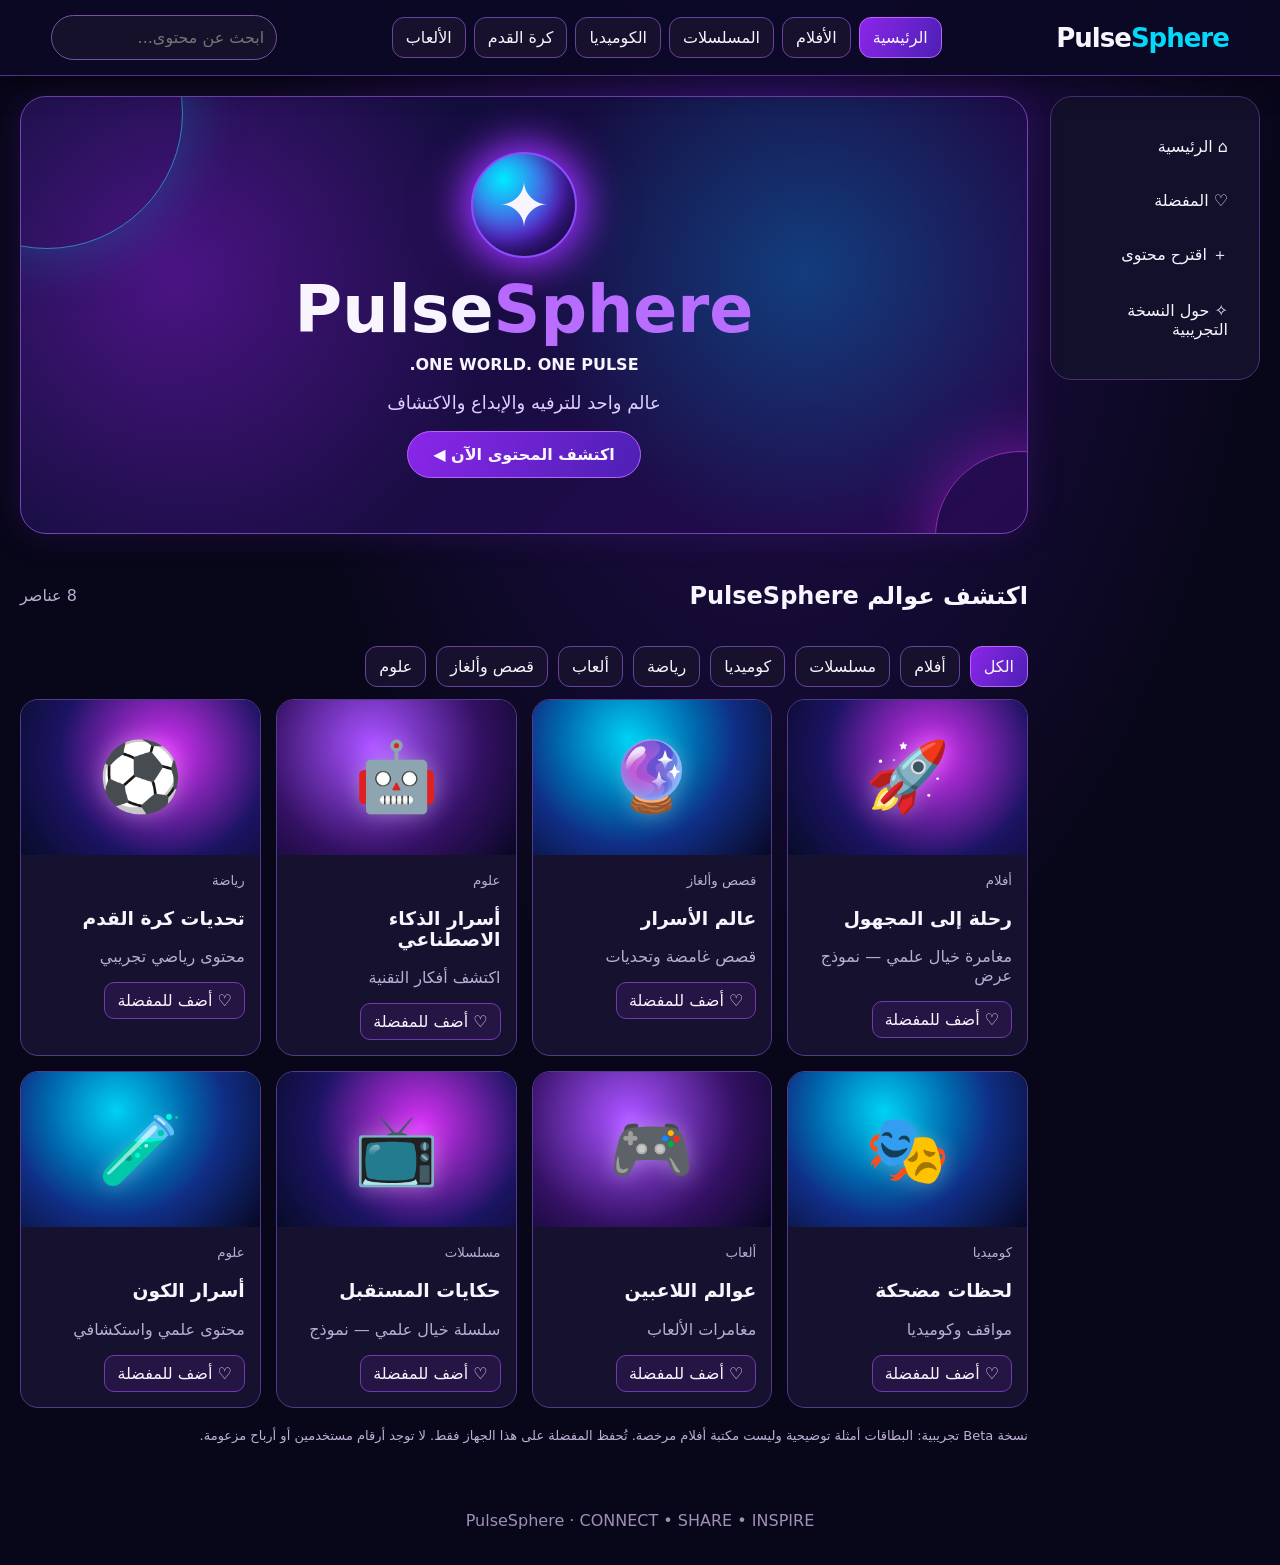
<file: beta.html>
<!doctype html>
<html lang="ar" dir="rtl"><head><meta charset="utf-8"><meta name="viewport" content="width=device-width,initial-scale=1"><meta name="theme-color" content="#090719"><title>PulseSphere | Beta</title><style>
:root{font-family:system-ui,"Segoe UI",sans-serif;color:#f8f5ff;background:#080719}*{box-sizing:border-box}body{margin:0;background:radial-gradient(ellipse at 60% 0,#27105c 0,transparent 48%),#080719}header{position:sticky;top:0;z-index:5;display:flex;gap:16px;align-items:center;justify-content:space-between;padding:15px 4%;background:#0b0925eF;border-bottom:1px solid #56308d;backdrop-filter:blur(12px)}.brand{font-size:26px;font-weight:900;direction:ltr;letter-spacing:-1px}.brand span{color:#03d9fa}button,input,select{font:inherit}button{cursor:pointer;color:inherit}.nav{display:flex;gap:8px;flex-wrap:wrap}.nav button,.chip{background:#17112d;border:1px solid #67449c;border-radius:12px;padding:10px 13px}.nav button.active,.chip.active,.primary{background:linear-gradient(115deg,#8b26e9,#4c20b4);border:1px solid #bd60ff}.search{background:#15112b;border:1px solid #7950a6;border-radius:30px;padding:12px;color:white;min-width:180px;max-width:100%}.layout{display:grid;grid-template-columns:210px minmax(0,1fr);gap:22px;max-width:1600px;margin:auto;padding:20px}.side,.panel{background:#13102b;border:1px solid #4a3375;border-radius:22px;padding:18px}.side{height:max-content;position:sticky;top:85px}.side button{display:block;width:100%;text-align:right;margin:9px 0;padding:12px;background:transparent;border:1px solid transparent;border-radius:12px}.side button:hover{background:#302052}.hero{min-height:310px;border:1px solid #7545b5;border-radius:26px;padding:55px 24px;text-align:center;background:radial-gradient(circle at 78% 40%,#0968ad88,transparent 33%),radial-gradient(circle at 15% 40%,#8e1ad877,transparent 37%),linear-gradient(135deg,#0b1035,#260a50);box-shadow:0 0 35px #8227d330}.orb{font-size:62px;filter:drop-shadow(0 0 18px #b933ff)}h1{font-size:clamp(35px,6vw,65px);margin:8px}h1 span{color:#b96dff}.hero p{color:#ddd0ff;font-size:18px}.primary{padding:13px 25px;border-radius:30px;font-weight:700}.section-title{margin:28px 0 16px;display:flex;justify-content:space-between;align-items:center}.chips{display:flex;gap:10px;overflow-x:auto;padding-bottom:12px}.chip{white-space:nowrap}.cards{display:grid;grid-template-columns:repeat(auto-fill,minmax(190px,1fr));gap:15px}.card{background:#15112f;border:1px solid #55398d;border-radius:18px;overflow:hidden}.poster{height:155px;display:grid;place-items:center;font-size:68px;background:radial-gradient(circle at 35% 35%,#6323b3,#071c43 65%,#080c23)}.card .body{padding:15px}.card p,.muted{color:#b9add1}.card button{border:1px solid #6f3baf;border-radius:10px;padding:8px 12px;background:#241544}.toolbar{display:flex;gap:10px;flex-wrap:wrap;align-items:center}.notice{margin-top:20px;color:#bcb1d5;font-size:13px}.hidden{display:none!important}footer{text-align:center;padding:35px;color:#9e90b7}@media(max-width:850px){header{flex-wrap:wrap}.layout{display:block;padding:12px}.side{position:static;display:flex;overflow-x:auto;gap:8px;margin-bottom:15px}.side button{white-space:nowrap;width:auto}.hero{padding:35px 15px}.cards{grid-template-columns:repeat(2,minmax(0,1fr))}.poster{height:120px}}@media(max-width:390px){.cards{grid-template-columns:1fr}}

/* Mobile-first polish: compact navigation, accessible controls and richer visual cards */
header{box-shadow:0 8px 30px #0007}
.nav{scrollbar-width:none}.nav::-webkit-scrollbar{display:none}
.nav button{transition:background .2s,border-color .2s}
.nav button:focus-visible,.side button:focus-visible,.chip:focus-visible,.card button:focus-visible{outline:3px solid #13dafa;outline-offset:3px}
.side button:hover,.side button:focus-visible{border-color:#9454dd}
.hero{position:relative;overflow:hidden}
.hero:before{content:"";position:absolute;width:270px;height:270px;left:-110px;top:-120px;border:1px solid #2ce8ff88;border-radius:50%;box-shadow:0 0 65px #00ccff44;pointer-events:none}
.hero:after{content:"";position:absolute;width:170px;height:170px;right:-80px;bottom:-90px;border:1px solid #e14fff88;border-radius:50%;box-shadow:0 0 70px #d12fff77;pointer-events:none}
.orb{display:grid;place-items:center;margin:0 auto 14px;width:106px;height:106px;border-radius:50%;font-size:62px;background:radial-gradient(circle at 30% 25%,#00eaff,#6430df 58%,#170a38 90%);border:2px solid #8c4cff;box-shadow:0 0 45px #6b2df9aa, inset -14px -14px 25px #170744aa}
.poster{position:relative;overflow:hidden;filter:saturate(1.2);text-shadow:0 0 22px #ffffff55}
.card:nth-child(3n+1) .poster{background:radial-gradient(circle at 60% 35%,#c73ae0,#1b1557 60%,#080c23)}
.card:nth-child(3n+2) .poster{background:radial-gradient(circle at 40% 25%,#00c8e6,#152e77 58%,#090820)}
.card:nth-child(3n) .poster{background:radial-gradient(circle at 40% 30%,#a55af0,#301358 60%,#090820)}
.card{transition:transform .2s,box-shadow .2s}.card:hover{transform:translateY(-3px);box-shadow:0 12px 35px #671bc43d}
@media(max-width:850px){
 header{display:grid;grid-template-columns:minmax(0,1fr) auto;gap:10px;padding:12px 14px}
 .brand{grid-column:1/-1;font-size:25px;text-align:center}
 .nav{grid-column:1;grid-row:2;display:flex;flex-wrap:nowrap;overflow-x:auto;max-width:100%;padding-bottom:3px;gap:7px}
 .nav button{flex:0 0 auto;font-size:13px;padding:9px 12px;border-radius:22px}
 .search{grid-column:2;grid-row:2;width:130px;min-width:0;font-size:13px;padding:9px}
 .layout{padding:10px}
 .side{display:grid;grid-template-columns:repeat(4,minmax(0,1fr));gap:5px;overflow:visible;padding:7px;border-radius:16px}
 .side button{width:100%;min-width:0;white-space:normal;text-align:center;font-size:11px;line-height:1.5;padding:8px 3px;margin:0}
 .hero{min-height:280px;padding:25px 12px}
 .hero p{font-size:15px}
 .orb{width:83px;height:83px;font-size:48px}
 .cards{gap:10px}
 .card .body{padding:11px}
 .card h3{font-size:16px}
 .card p{font-size:13px;line-height:1.6}
 .card button{font-size:12px;padding:9px}
}
@media(max-width:390px){.cards{grid-template-columns:repeat(2,minmax(0,1fr))}.search{width:105px}.side button{font-size:10px}.poster{height:110px;font-size:52px}}
</style></head><body>
<header><div class="brand">Pulse<span>Sphere</span></div><div class="nav"><button class="active" data-filter="الكل">الرئيسية</button><button data-filter="أفلام">الأفلام</button><button data-filter="مسلسلات">المسلسلات</button><button data-filter="كوميديا">الكوميديا</button><button data-filter="رياضة">كرة القدم</button><button data-filter="ألعاب">الألعاب</button></div><input id="search" class="search" type="search" placeholder="ابحث عن محتوى..." aria-label="البحث"></header>
<div class="layout"><aside class="side"><button id="home">⌂ الرئيسية</button><button id="favorites">♡ المفضلة</button><button id="submit">＋ اقترح محتوى</button><button id="about">✧ حول النسخة التجريبية</button></aside><main><section class="hero"><div class="orb" aria-label="PulseSphere">✦</div><h1>Pulse<span>Sphere</span></h1><strong>ONE WORLD. ONE PULSE.</strong><p>عالم واحد للترفيه والإبداع والاكتشاف</p><button class="primary" id="explore">اكتشف المحتوى الآن ◀</button></section><div class="section-title"><h2 id="heading">اكتشف عوالم PulseSphere</h2><span id="count" class="muted"></span></div><div class="chips" id="chips"></div><section class="cards" id="cards" aria-live="polite"></section><p class="notice">نسخة Beta تجريبية: البطاقات أمثلة توضيحية وليست مكتبة أفلام مرخصة. تُحفظ المفضلة على هذا الجهاز فقط. لا توجد أرقام مستخدمين أو أرباح مزعومة.</p></main></div><footer>PulseSphere · CONNECT • SHARE • INSPIRE</footer>
<script>
const items=[{id:1,t:'رحلة إلى المجهول',c:'أفلام',e:'🚀',d:'مغامرة خيال علمي — نموذج عرض'},{id:2,t:'عالم الأسرار',c:'قصص وألغاز',e:'🔮',d:'قصص غامضة وتحديات'},{id:3,t:'أسرار الذكاء الاصطناعي',c:'علوم',e:'🤖',d:'اكتشف أفكار التقنية'},{id:4,t:'تحديات كرة القدم',c:'رياضة',e:'⚽',d:'محتوى رياضي تجريبي'},{id:5,t:'لحظات مضحكة',c:'كوميديا',e:'🎭',d:'مواقف وكوميديا'},{id:6,t:'عوالم اللاعبين',c:'ألعاب',e:'🎮',d:'مغامرات الألعاب'},{id:7,t:'حكايات المستقبل',c:'مسلسلات',e:'📺',d:'سلسلة خيال علمي — نموذج'},{id:8,t:'أسرار الكون',c:'علوم',e:'🧪',d:'محتوى علمي واستكشافي'}];
const cats=['الكل','أفلام','مسلسلات','كوميديا','رياضة','ألعاب','قصص وألغاز','علوم'];let filter='الكل',onlyFav=false;let saved=[];try{saved=JSON.parse(localStorage.getItem('ps_beta_favs')||'[]')}catch(e){};const $=id=>document.getElementById(id);
function render(){const q=$('search').value.trim().toLowerCase();const shown=items.filter(x=>(filter==='الكل'||x.c===filter)&&(!onlyFav||saved.includes(x.id))&&(!q||(x.t+' '+x.c+' '+x.d).toLowerCase().includes(q)));$('heading').textContent=onlyFav?'المفضلة':filter==='الكل'?'اكتشف عوالم PulseSphere':filter;$('count').textContent=shown.length+' عناصر';$('chips').innerHTML=cats.map(c=>'<button class="chip '+(c===filter?'active':'')+'" data-cat="'+c+'">'+c+'</button>').join('');$('cards').innerHTML=shown.map(x=>'<article class="card"><div class="poster" aria-hidden="true">'+x.e+'</div><div class="body"><small class="muted">'+x.c+'</small><h3>'+x.t+'</h3><p>'+x.d+'</p><button data-fav="'+x.id+'" aria-label="تبديل المفضلة">'+(saved.includes(x.id)?'♥ إزالة من المفضلة':'♡ أضف للمفضلة')+'</button></div></article>').join('')||'<p class="muted">لا توجد نتائج مطابقة.</p>';document.querySelectorAll('[data-cat],[data-filter]').forEach(b=>b.classList.toggle('active',(b.dataset.cat||b.dataset.filter)===filter));}
document.addEventListener('click',e=>{const b=e.target.closest('button');if(!b)return;if(b.dataset.cat||b.dataset.filter){filter=b.dataset.cat||b.dataset.filter;onlyFav=false;render()}if(b.dataset.fav){const id=Number(b.dataset.fav);saved=saved.includes(id)?saved.filter(v=>v!==id):[...saved,id];localStorage.setItem('ps_beta_favs',JSON.stringify(saved));render()}});$('search').addEventListener('input',render);$('favorites').onclick=()=>{onlyFav=true;filter='الكل';render();$('cards').scrollIntoView({behavior:'smooth'})};$('home').onclick=()=>{onlyFav=false;filter='الكل';$('search').value='';render();window.scrollTo({top:0,behavior:'smooth'})};$('explore').onclick=()=>$('cards').scrollIntoView({behavior:'smooth'});$('about').onclick=()=>alert('PulseSphere Beta: واجهة تجريبية قابلة للتصفح والبحث وحفظ المفضلة محليًا. الحسابات ورفع الفيديو والذكاء الاصطناعي الحقيقي ليست مفعلة بعد.');$('submit').onclick=()=>alert('رفع المحتوى غير متاح في هذه النسخة التجريبية بعد.');render();
</script></body></html>
</file>
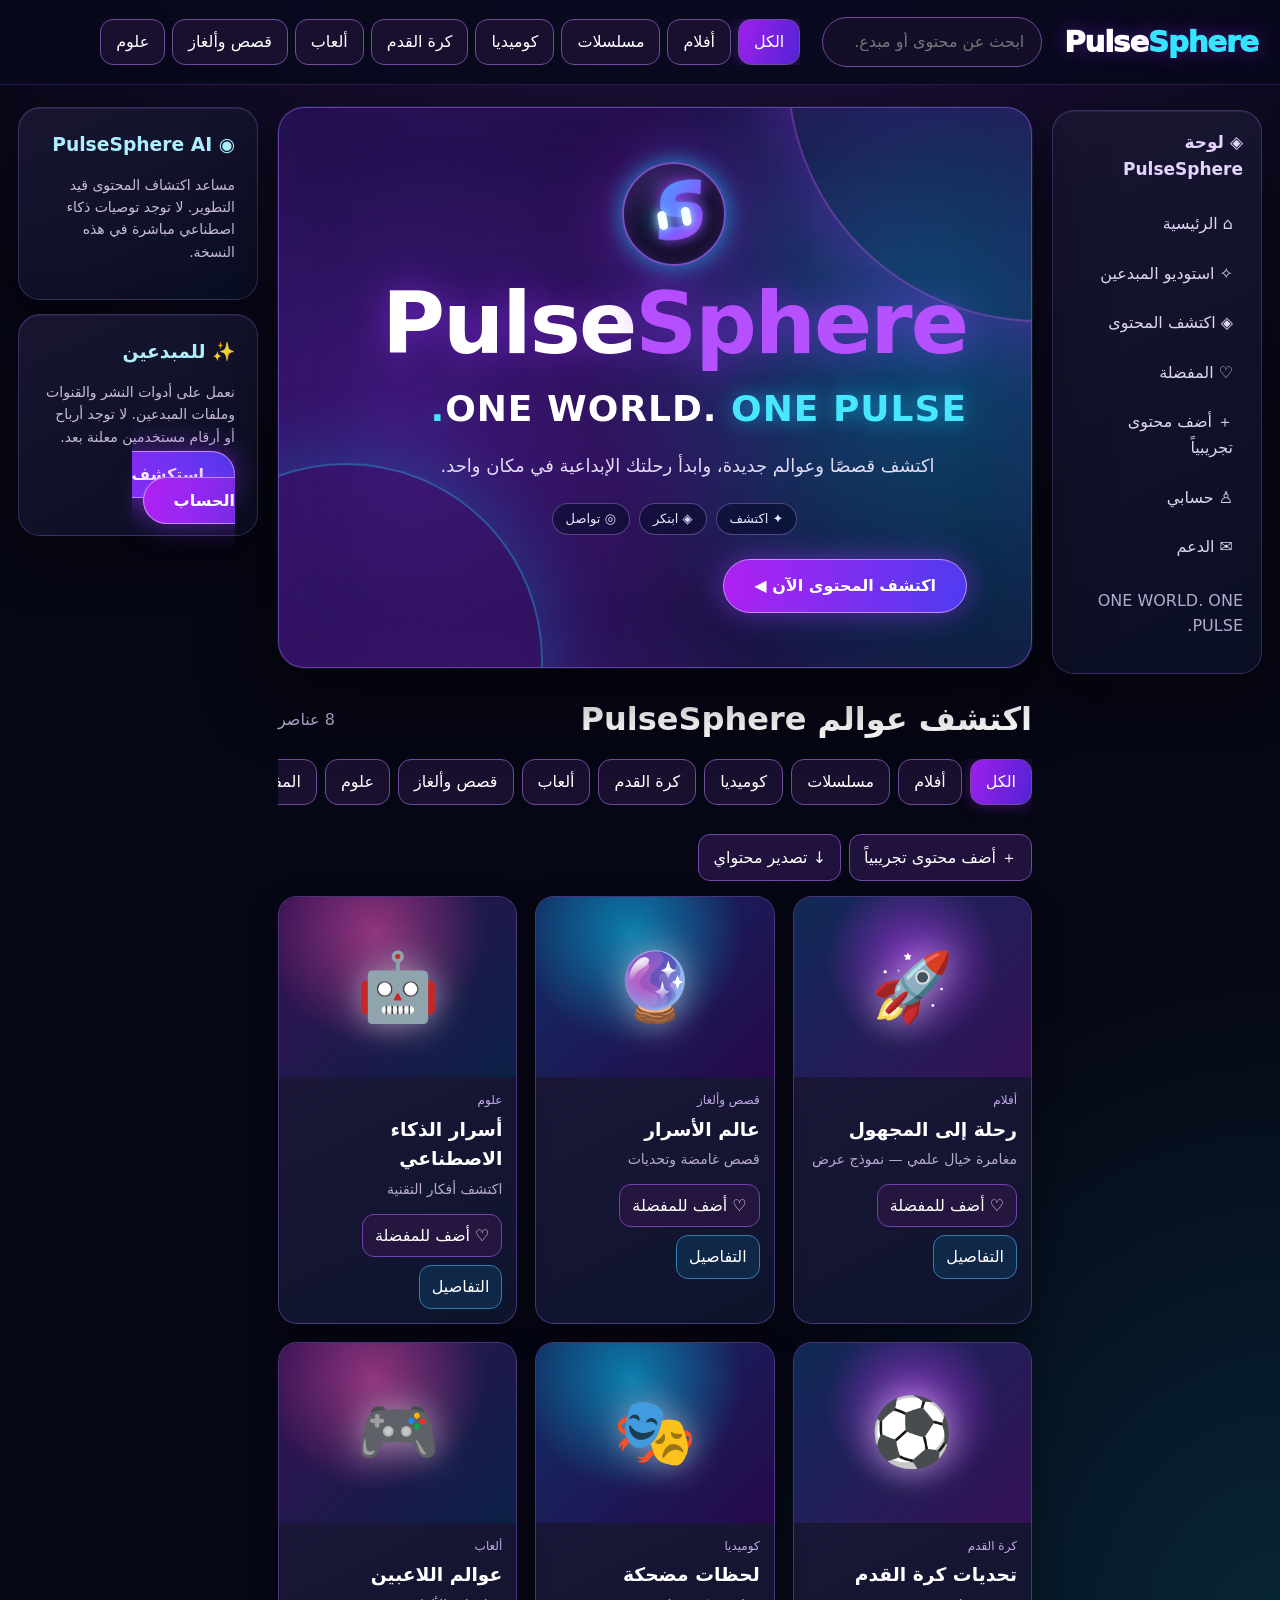
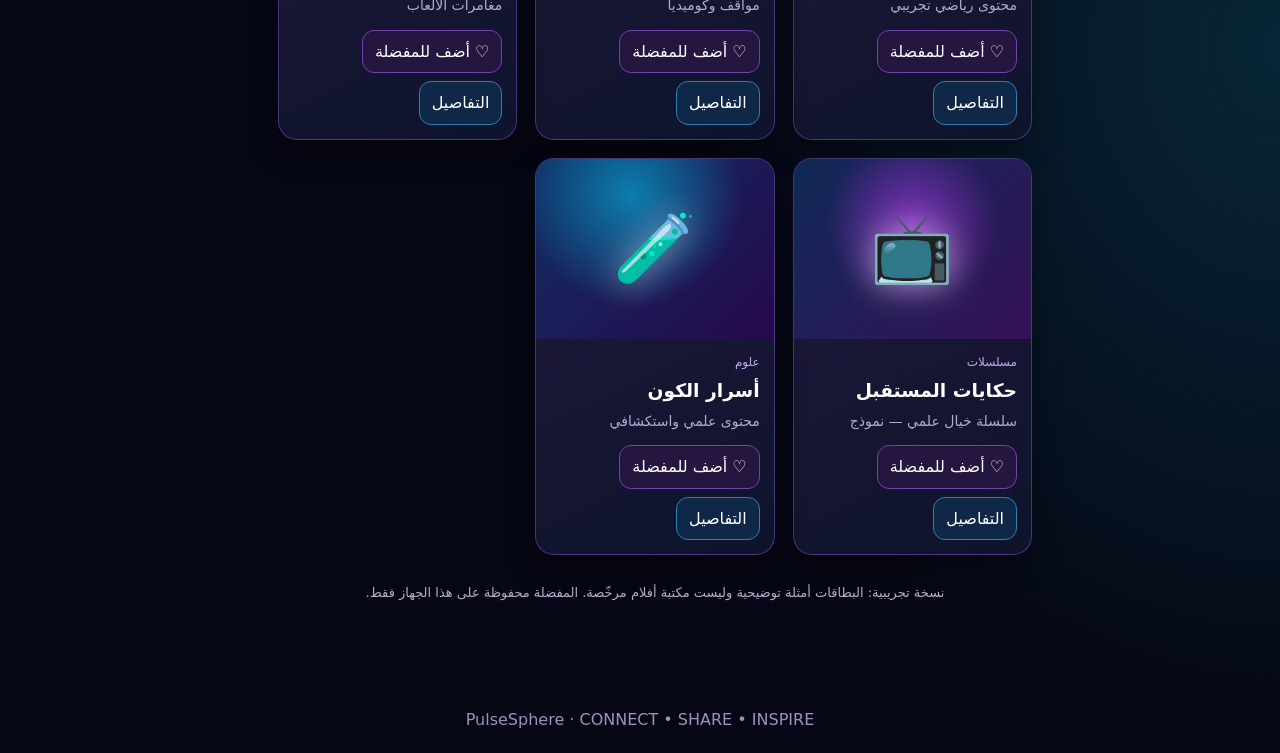
<file: discover.html>
<!doctype html><html lang="ar" dir="rtl"><head><meta charset="utf-8"><meta name="viewport" content="width=device-width,initial-scale=1"><meta name="theme-color" content="#08051b"><title>PulseSphere | اكتشف العوالم</title><style>
:root{color-scheme:dark;--bg:#08051b;--panel:#17112e;--stroke:#6336a0;--purple:#9a28ff;--cyan:#00dcff}*{box-sizing:border-box}html{scroll-behavior:smooth}body{margin:0;background:radial-gradient(ellipse at 50% 0,#2e1159 0,transparent 55%),var(--bg);color:white;font:16px/1.6 system-ui,Tahoma,sans-serif}button,input{font:inherit}button{cursor:pointer}a{color:inherit;text-decoration:none}.top{position:sticky;top:0;z-index:10;background:#09061cef;backdrop-filter:blur(15px);border-bottom:1px solid #7637aa88}.topinner{max-width:1440px;margin:auto;padding:13px 22px;display:flex;align-items:center;gap:22px}.brand{font-size:27px;font-weight:950;white-space:nowrap;letter-spacing:-1px}.brand span{color:var(--cyan)}.navlinks{display:flex;gap:7px;overflow:auto;scrollbar-width:none;flex:1}.navlinks button,.filter button{white-space:nowrap;border:1px solid #704c9b;background:#18102e;color:white;padding:9px 15px;border-radius:13px}.navlinks button.active,.filter button.active{background:linear-gradient(110deg,#a020ed,#5123d4);box-shadow:0 0 15px #9a28ff66}.search{background:#140e29;border:1px solid #7449a3;border-radius:30px;color:white;padding:11px 17px;min-width:150px;width:220px;outline:none}.search:focus{border-color:var(--cyan)}.layout{max-width:1440px;margin:auto;padding:18px 18px 55px;display:grid;grid-template-columns:190px minmax(0,1fr) 200px;gap:16px}.panel{background:linear-gradient(150deg,#1b1438,#0d0a20);border:1px solid #603b97;border-radius:22px;padding:18px;box-shadow:0 10px 35px #0005}.side h3{margin:0 0 16px}.side a,.side button{display:block;width:100%;text-align:right;background:transparent;border:0;color:#ded5f5;padding:12px 4px}.side a:hover,.side button:hover{color:var(--cyan)}.tag{display:inline-block;border:1px solid #287b6d;background:#10332f;color:#80ffce;border-radius:30px;padding:4px 12px;font-size:12px}.hero{position:relative;overflow:hidden;min-height:340px;border:1px solid #7936c0;border-radius:26px;display:flex;align-items:center;justify-content:center;text-align:center;padding:35px 20px;background:radial-gradient(circle at 18% 65%,#04baff70,transparent 30%),radial-gradient(circle at 82% 35%,#ad22ef88,transparent 34%),linear-gradient(120deg,#091734,#230a45 65%,#081127)}.hero:before,.hero:after{content:"";position:absolute;width:230px;height:230px;border:1px solid #30dcff80;border-radius:50%;box-shadow:0 0 55px #7c27ff80;pointer-events:none}.hero:before{left:-90px;bottom:-90px}.hero:after{right:-100px;top:-110px}.orb{width:92px;height:92px;margin:0 auto 10px;border-radius:50%;display:grid;place-items:center;font-size:45px;background:radial-gradient(circle at 30% 25%,#17f2ff,#5836ff 50%,#220047 85%);box-shadow:0 0 35px #c02fff}.hero h1{font-size:clamp(38px,5vw,62px);margin:0;line-height:1.1}.hero h1 span{color:#b651ff}.hero h2{font-size:clamp(19px,2.8vw,32px);margin:10px 0}.hero p{color:#ddd2f5}.primary{border:1px solid #c68cff;border-radius:40px;color:white;background:linear-gradient(100deg,#b020f1,#4d3cf0);padding:12px 28px;font-weight:800;box-shadow:0 0 20px #9d2cfb77}.heading{display:flex;align-items:center;justify-content:space-between;gap:12px;margin:26px 0 14px}.heading h2{margin:0}.muted{color:#b5a9d2}.filter{display:flex;gap:8px;overflow-x:auto;padding:0 0 14px;scrollbar-width:thin}.cards{display:grid;grid-template-columns:repeat(3,minmax(0,1fr));gap:14px}.item{overflow:hidden;background:#17112e;border:1px solid #654198;border-radius:19px;transition:transform .2s}.item:hover{transform:translateY(-4px)}.poster{height:150px;display:grid;place-items:center;font-size:67px;position:relative;background:radial-gradient(circle at 40% 20%,#d62eff80,transparent 55%),linear-gradient(135deg,#102c68,#230e4b)}.item:nth-child(3n+2) .poster{background:radial-gradient(circle at 40% 20%,#00d9ff80,transparent 55%),linear-gradient(135deg,#112d62,#26094c)}.item:nth-child(3n) .poster{background:radial-gradient(circle at 40% 20%,#fa53ad80,transparent 55%),linear-gradient(135deg,#351052,#0b2146)}.info{padding:14px}.info h3{margin:4px 0}.info p{color:#b7a9d0;margin:4px 0 13px;font-size:14px}.meta{font-size:12px;color:#c2a9e8}.fav{background:#25163f;border:1px solid #7540b0;color:white;border-radius:12px;padding:8px 12px}.fav[aria-pressed=true]{background:#6525aa}.actions{display:flex;gap:8px;flex-wrap:wrap}.details{background:#102848;border:1px solid #327db0;color:#fff;border-radius:12px;padding:8px 12px}.dialog{border:1px solid #8756d0;border-radius:24px;background:#17102f;color:white;padding:26px;max-width:min(92vw,520px);box-shadow:0 0 70px #6b20d455}.dialog::backdrop{background:#02010bca}.dialog h2{margin:6px 0}.dialog p{color:#d2c6e8}.dialog button{border-radius:12px;padding:9px 18px;background:#6e29ca;color:#fff;border:1px solid #aa75fa}.right .panel{margin-bottom:14px}.right h3{margin:0 0 8px}.right p{color:#c9bddb;font-size:14px}.notice{font-size:13px;color:#b7abc9;text-align:center;margin:28px 0}.empty{text-align:center;padding:40px;color:#b9add5;grid-column:1/-1}.footer{text-align:center;color:#9f91bc;padding:20px}.mobilelinks{display:none}
@media(max-width:1100px){.layout{grid-template-columns:minmax(0,1fr) 200px}.side{display:none}.cards{grid-template-columns:repeat(2,minmax(0,1fr))}.topinner{flex-wrap:wrap}.navlinks{order:3;flex-basis:100%}.search{margin-right:auto;max-width:45%}}
@media(max-width:700px){.layout{display:block;padding:12px}.right{display:none}.topinner{padding:12px;gap:10px}.brand{font-size:24px}.search{width:100%;max-width:none;order:2;flex:1}.navlinks{order:3;flex-basis:100%;gap:7px}.navlinks button{padding:8px 12px}.hero{min-height:300px}.cards{gap:10px}.poster{height:132px;font-size:58px}.info{padding:11px}.info h3{font-size:16px}.heading h2{font-size:22px}.mobilelinks{display:flex;gap:10px;justify-content:center;margin-top:15px}.mobilelinks a{border:1px solid #66419c;border-radius:12px;padding:7px 12px}}
@media(max-width:370px){.cards{grid-template-columns:1fr}.search{min-width:100px}}
/* Mobile layout: prevent clipped navigation and accidental horizontal page scroll. */
html,body{max-width:100%;overflow-x:clip}
.topinner,.layout,.hero,.panel,.cards,.item{min-width:0}
@media(max-width:700px){
 .topinner{display:grid;grid-template-columns:minmax(0,1fr);gap:10px}
 .brand{justify-self:center;text-align:center}
 .search{grid-row:2;width:100%;max-width:100%;min-width:0;margin:0}
 .navlinks{grid-row:3;order:initial;width:100%;min-width:0;max-width:100%;flex-basis:auto;overscroll-behavior-inline:contain;padding-bottom:6px}
 .navlinks button{flex:none}
 .layout{width:100%;min-width:0}
 .cards{grid-template-columns:repeat(2,minmax(0,1fr))}
 .item,.info{min-width:0}
 .info h3,.info p{overflow-wrap:anywhere}
 .actions button{max-width:100%;white-space:normal}
 .hero{padding:26px 14px}
}
@media(max-width:390px){.cards{grid-template-columns:minmax(0,1fr)}}
.creatorForm{display:grid;gap:12px}.creatorForm label{display:grid;gap:5px;color:#e6dafa}.creatorForm input,.creatorForm select,.creatorForm textarea{width:100%;background:#0e0b22;border:1px solid #7551a3;border-radius:10px;padding:10px;color:#fff;font:inherit}.creatorForm textarea{min-height:90px;resize:vertical}.creatorForm .primary{border-radius:12px}.creatorNote{color:#bdb1d7;font-size:13px}.creatorBadge{color:#90ffdc;font-size:12px}.info>.details{margin:4px 0 10px;border-color:#9a567c;background:#331a37}.creatorToolbar{display:flex;gap:8px;flex-wrap:wrap;margin:15px 0}.creatorToolbar button{border:1px solid #7449a3;background:#21123d;color:white;border-radius:12px;padding:10px 14px;cursor:pointer}.creatorToolbar button:hover{border-color:#00dcff}#creatorDialog{width:min(92vw,530px)}.dialog .creatorForm button{font-weight:700}#creatorStatus{min-height:1.4em;color:#90ffdc}
.orb{position:relative;isolation:isolate;overflow:hidden;background:radial-gradient(circle at 35% 20%,#34265f 0,#0c0b1e 55%,#05040e 90%);border:2px solid #7850c3;box-shadow:0 0 18px #05d5ff88,0 0 45px #9b20ff77,inset 0 0 20px #402f80}.orb-s{position:absolute;inset:0;display:grid;place-items:center;font-family:system-ui,sans-serif;font-style:italic;font-size:72px;font-weight:1000;line-height:1;color:transparent;background:linear-gradient(145deg,#15e5ff,#8e4dff 60%,#f247d8);background-clip:text;filter:drop-shadow(0 0 8px #9d40ff);transform:rotate(-11deg)}.orb-eyes{position:absolute;left:0;right:0;top:45%;display:flex;justify-content:center;gap:15px;transform:rotate(-10deg)}.orb-eyes i{display:block;width:9px;height:19px;border-radius:12px;background:#f8ffff;box-shadow:0 0 10px #b2f7ff,0 0 20px #00dfff}

/* Cinematic design pass: a cohesive, responsive discovery experience without fabricated metrics. */
:root{--bg:#060714;--panel:#121329;--stroke:#51478b;--purple:#b246ff;--cyan:#35e5ff}
body{background:radial-gradient(ellipse 65% 35% at 55% -8%,#50218b70,transparent),radial-gradient(ellipse 45% 30% at 100% 70%,#0b6b8450,transparent),#060714}
.top{background:#08091de8;border-bottom:1px solid #9d6cff33}
.topinner{max-width:1580px;padding-block:17px}
.brand{font-size:29px;text-shadow:0 0 20px #a833ff65}
.layout{max-width:1580px;grid-template-columns:210px minmax(0,1fr) 240px;gap:20px;padding-top:22px}
.panel{background:linear-gradient(155deg,#191632f5,#0b1024ed);border-color:#7153b66b;box-shadow:inset 0 1px #ffffff12,0 18px 55px #0006}
.side{align-self:start;position:sticky;top:110px}
.side h3{color:#e5d3ff;font-size:17px}
.side a,.side button{border-radius:10px;padding:12px 10px;transition:background .2s,color .2s}
.side a:hover,.side button:hover{background:#843aff24}
.hero{min-height:440px;justify-content:flex-start;text-align:right;padding:54px clamp(22px,5vw,72px);border:1px solid #b15bff8a;box-shadow:0 0 0 1px #00dfff16,0 22px 70px #0009,inset 0 0 80px #8326d524;background:radial-gradient(ellipse 55% 90% at 16% 55%,#6823bf80,transparent),radial-gradient(ellipse 45% 65% at 85% 40%,#00b9e955,transparent),linear-gradient(125deg,#090b29,#200d42 55%,#071e36)}
.hero>div{position:relative;z-index:1;max-width:650px}
.hero:before{width:390px;height:390px;left:-130px;bottom:-190px;border:2px solid #1bdeff55;box-shadow:0 0 80px #00b8ff45}
.hero:after{width:500px;height:500px;right:-260px;top:-290px;border:2px solid #e45bff55;box-shadow:0 0 90px #a02fff66}
.hero h1{font-size:clamp(48px,7vw,86px);letter-spacing:-2px;text-shadow:0 0 35px #9a35ff88}
.hero h2{font-size:clamp(20px,3vw,36px);font-weight:900;letter-spacing:1px}
.hero h2 em{font-style:normal;color:#47e7ff;text-shadow:0 0 20px #16cfff99}
.hero p{font-size:18px;max-width:520px;margin:14px auto 22px;color:#e3dcf7}
.heroTags{display:flex;justify-content:center;flex-wrap:wrap;gap:9px;margin:12px 0 24px}
.heroTags span{padding:5px 13px;border:1px solid #b9a0ff60;border-radius:999px;background:#080c2c9c;color:#e7e5ff;font-size:13px}
.hero .orb{width:104px;height:104px;box-shadow:0 0 22px #04dfff99,0 0 80px #af22ff88,inset 0 0 25px #39216c}
.primary{padding:13px 30px;box-shadow:0 0 30px #9b35ff88}
.heading h2{font-size:clamp(22px,3vw,32px)}
.cards{gap:18px}
.item{border-color:#7353b38c;background:linear-gradient(155deg,#20183d,#0e142c);box-shadow:0 12px 30px #0005}
.item:hover{border-color:#3ce7ff;box-shadow:0 15px 40px #532ac066}
.poster{height:180px;background:radial-gradient(circle at 50% 35%,#c13bff90,transparent 52%),linear-gradient(135deg,#102957,#351257);text-shadow:0 0 35px #ffffff88}
.right .panel{padding:22px}
.right h3{color:#aeefff}
@media(max-width:1200px){.layout{grid-template-columns:minmax(0,1fr) 215px}.side{display:none}}
@media(max-width:700px){.layout{display:block}.hero{min-height:405px;padding:30px 17px;justify-content:center;text-align:center}.hero h1{font-size:clamp(43px,11vw,65px)}.hero p{font-size:15px}.hero:before{width:250px;height:250px;left:-150px;bottom:-130px}.hero:after{width:290px;height:290px;right:-200px;top:-150px}.poster{height:142px}.cards{gap:10px}.right{display:none}}
@media(prefers-reduced-motion:reduce){*,*:before,*:after{animation-duration:.01ms!important;scroll-behavior:auto!important;transition-duration:.01ms!important}}
</style></head><body><header class="top"><div class="topinner"><a class="brand" href="index.html">Pulse<span>Sphere</span></a><input class="search" id="search" type="search" placeholder="ابحث عن محتوى أو مبدع..." aria-label="البحث"><nav class="navlinks" id="topNav" aria-label="الأقسام"></nav></div></header><div class="layout"><aside class="side panel"><h3>◈ لوحة PulseSphere</h3><a href="index.html">⌂ الرئيسية</a><a href="creator-studio.html">✧ استوديو المبدعين</a><a href="#discover">◈ اكتشف المحتوى</a><button id="favSide">♡ المفضلة</button><button id="creatorSide">＋ أضف محتوى تجريبياً</button><a href="account.html">♙ حسابي</a><a href="support.html">✉ الدعم</a><p class="muted">ONE WORLD. ONE PULSE.</p></aside><main><section class="hero"><div><div class="orb" role="img" aria-label="رمز PulseSphere التجريبي بعينين مضيئتين"><span class="orb-s" aria-hidden="true">S</span><span class="orb-eyes" aria-hidden="true"><i></i><i></i></span></div><h1>Pulse<span>Sphere</span></h1><h2>ONE WORLD. <em>ONE PULSE.</em></h2><p>اكتشف قصصًا وعوالم جديدة، وابدأ رحلتك الإبداعية في مكان واحد.</p><div class="heroTags"><span>✦ اكتشف</span><span>◈ ابتكر</span><span>◎ تواصل</span></div><button class="primary" id="explore">اكتشف المحتوى الآن ◀</button></div></section><div class="mobilelinks"><a href="index.html">الرئيسية</a><a href="account.html">حسابي</a><a href="support.html">الدعم</a></div><section id="discover"><div class="heading"><h2>اكتشف عوالم PulseSphere</h2><span class="muted" id="count"></span></div><div class="filter" id="filters" aria-label="تصفية المحتوى"></div><div class="creatorToolbar"><button id="creatorOpen">＋ أضف محتوى تجريبياً</button><button id="creatorExport">↓ تصدير محتواي</button></div><div class="cards" id="cards"></div></section><p class="notice">نسخة تجريبية: البطاقات أمثلة توضيحية وليست مكتبة أفلام مرخّصة. المفضلة محفوظة على هذا الجهاز فقط.</p></main><aside class="right"><div class="panel"><h3>◉ PulseSphere AI</h3><p>مساعد اكتشاف المحتوى قيد التطوير. لا توجد توصيات ذكاء اصطناعي مباشرة في هذه النسخة.</p></div><div class="panel"><h3>✨ للمبدعين</h3><p>نعمل على أدوات النشر والقنوات وملفات المبدعين. لا توجد أرباح أو أرقام مستخدمين معلنة بعد.</p><a class="primary" href="account.html">استكشف الحساب</a></div></aside></div><dialog class="dialog" id="creatorDialog" aria-labelledby="creatorTitle"><h2 id="creatorTitle">إضافة محتوى تجريبي</h2><p class="creatorNote">تُحفظ بياناتك في هذا المتصفح فقط. لا يتم نشر المحتوى للآخرين ولا رفع ملفات أو فيديوهات إلى خادم.</p><form id="creatorForm" class="creatorForm"><label>العنوان<input name="title" maxlength="90" required placeholder="عنوان المحتوى"></label><label>القسم<select name="category" required><option>أفلام</option><option>مسلسلات</option><option>كوميديا</option><option>كرة القدم</option><option>ألعاب</option><option>قصص وألغاز</option><option>علوم</option></select></label><label>الوصف<textarea name="description" maxlength="400" required placeholder="اكتب وصفاً قصيراً"></textarea></label><button class="primary" type="submit">حفظ محلياً</button><button type="button" id="creatorClose">إلغاء</button><p id="creatorStatus" role="status"></p></form></dialog><dialog class="dialog" id="detailDialog" aria-labelledby="detailTitle"><div class="tag">نموذج تجريبي</div><h2 id="detailTitle"></h2><p id="detailDesc"></p><p>هذه معاينة لمحتوى PulseSphere. تشغيل الفيديو وحقوق العرض وإدارة منشورات المبدعين لم تُفعّل بعد.</p><button id="closeDetail">إغلاق</button></dialog><footer class="footer">PulseSphere · CONNECT • SHARE • INSPIRE</footer><script>
const entries=[['أفلام','🚀','رحلة إلى المجهول','مغامرة خيال علمي — نموذج عرض'],['قصص وألغاز','🔮','عالم الأسرار','قصص غامضة وتحديات'],['علوم','🤖','أسرار الذكاء الاصطناعي','اكتشف أفكار التقنية'],['كرة القدم','⚽','تحديات كرة القدم','محتوى رياضي تجريبي'],['كوميديا','🎭','لحظات مضحكة','مواقف وكوميديا'],['ألعاب','🎮','عوالم اللاعبين','مغامرات الألعاب'],['مسلسلات','📺','حكايات المستقبل','سلسلة خيال علمي — نموذج'],['علوم','🧪','أسرار الكون','محتوى علمي واستكشافي']];let creatorEntries=[];try{const raw=JSON.parse(localStorage.getItem('ps-creator-drafts-v1')||'[]');if(Array.isArray(raw))creatorEntries=raw.filter(x=>Array.isArray(x)&&x.length===4&&x.every(v=>typeof v==='string')).slice(0,100)}catch{}const categories=['الكل','أفلام','مسلسلات','كوميديا','كرة القدم','ألعاب','قصص وألغاز','علوم','المفضلة'];let active='الكل',query='';let saved;try{saved=new Set(JSON.parse(localStorage.getItem('ps-discover-favorites')||'[]'))}catch{saved=new Set()}const cards=document.getElementById('cards'),filters=document.getElementById('filters'),topNav=document.getElementById('topNav');function choose(c){active=c;render();if(c!=='الكل')document.getElementById('discover').scrollIntoView({behavior:'smooth'})}function makeButton(c){const b=document.createElement('button');b.textContent=c;b.className=active===c?'active':'';b.setAttribute('aria-pressed',String(active===c));b.onclick=()=>choose(c);return b}function render(){filters.replaceChildren(...categories.map(makeButton));topNav.replaceChildren(...categories.slice(0,-1).map(makeButton));cards.replaceChildren();const list=[...entries,...creatorEntries].map((e,i)=>({e,i})).filter(({e,i})=>(active==='الكل'||active===e[0]||(active==='المفضلة'&&saved.has(i)))&&e.join(' ').toLowerCase().includes(query));document.getElementById('count').textContent=list.length+' عناصر';if(!list.length){const el=document.createElement('p');el.className='empty';el.textContent='لا توجد نتائج مطابقة';cards.append(el)}list.forEach(({e,i})=>{const article=document.createElement('article');article.className='item';const poster=document.createElement('div');poster.className='poster';poster.textContent=e[1];poster.setAttribute('role','img');poster.setAttribute('aria-label',e[0]);const info=document.createElement('div');info.className='info';const meta=document.createElement('div');meta.className='meta';meta.textContent=e[0]+(i>=entries.length?' · منشور محلي تجريبي':'');const h=document.createElement('h3');h.textContent=e[2];const p=document.createElement('p');p.textContent=e[3];const btn=document.createElement('button');btn.className='fav';btn.setAttribute('aria-pressed',String(saved.has(i)));btn.textContent=saved.has(i)?'♥ إزالة من المفضلة':'♡ أضف للمفضلة';btn.onclick=()=>{saved.has(i)?saved.delete(i):saved.add(i);localStorage.setItem('ps-discover-favorites',JSON.stringify([...saved]));render()};if(i>=entries.length){const remove=document.createElement('button');remove.className='details';remove.textContent='حذف المسودة';remove.setAttribute('aria-label','حذف المسودة '+e[2]);remove.onclick=()=>{if(!confirm('هل تريد حذف هذه المسودة المحلية؟'))return;creatorEntries.splice(i-entries.length,1);try{localStorage.setItem('ps-creator-drafts-v1',JSON.stringify(creatorEntries))}catch{alert('تعذر تحديث التخزين المحلي');return}saved=new Set([...saved].filter(n=>n!==i).map(n=>n>i?n-1:n));try{localStorage.setItem('ps-discover-favorites',JSON.stringify([...saved]))}catch{}render()};info.append(remove)}const more=document.createElement('button');more.className='details';more.textContent='التفاصيل';more.onclick=()=>{document.getElementById('detailTitle').textContent=e[2];document.getElementById('detailDesc').textContent=e[3];document.getElementById('detailDialog').showModal()};const actions=document.createElement('div');actions.className='actions';actions.append(btn,more);info.append(meta,h,p,actions);article.append(poster,info);cards.append(article)})}document.getElementById('search').addEventListener('input',e=>{query=e.target.value.trim().toLowerCase();render()});document.getElementById('explore').onclick=()=>document.getElementById('discover').scrollIntoView({behavior:'smooth'});document.getElementById('favSide').onclick=()=>choose('المفضلة');const creatorDialog=document.getElementById('creatorDialog');const openCreator=()=>creatorDialog.showModal();document.getElementById('creatorOpen').onclick=openCreator;document.getElementById('creatorSide').onclick=openCreator;document.getElementById('creatorClose').onclick=()=>creatorDialog.close();document.getElementById('creatorForm').onsubmit=e=>{e.preventDefault();const data=new FormData(e.currentTarget);const title=String(data.get('title')||'').trim(),description=String(data.get('description')||'').trim(),category=String(data.get('category')||'');if(!title||!description||title.length>90||description.length>400||!categories.includes(category)||category==='الكل'||category==='المفضلة')return;creatorEntries.unshift([category,'✦',title,description]);creatorEntries=creatorEntries.slice(0,100);try{localStorage.setItem('ps-creator-drafts-v1',JSON.stringify(creatorEntries));document.getElementById('creatorStatus').textContent='تم الحفظ على جهازك';e.currentTarget.reset();active='الكل';query='';document.getElementById('search').value='';render();creatorDialog.close();document.getElementById('discover').scrollIntoView({behavior:'smooth'})}catch{document.getElementById('creatorStatus').textContent='تعذر الحفظ: تحقق من مساحة التخزين في المتصفح'}};document.getElementById('creatorExport').onclick=()=>{const blob=new Blob([JSON.stringify(creatorEntries.map(e=>({category:e[0],title:e[2],description:e[3]})),null,2)],{type:'application/json'});const url=URL.createObjectURL(blob);const a=document.createElement('a');a.href=url;a.download='pulsesphere-my-drafts.json';a.click();setTimeout(()=>URL.revokeObjectURL(url),1000)};document.getElementById('closeDetail').onclick=()=>document.getElementById('detailDialog').close();render();
</script></body></html>
</file>
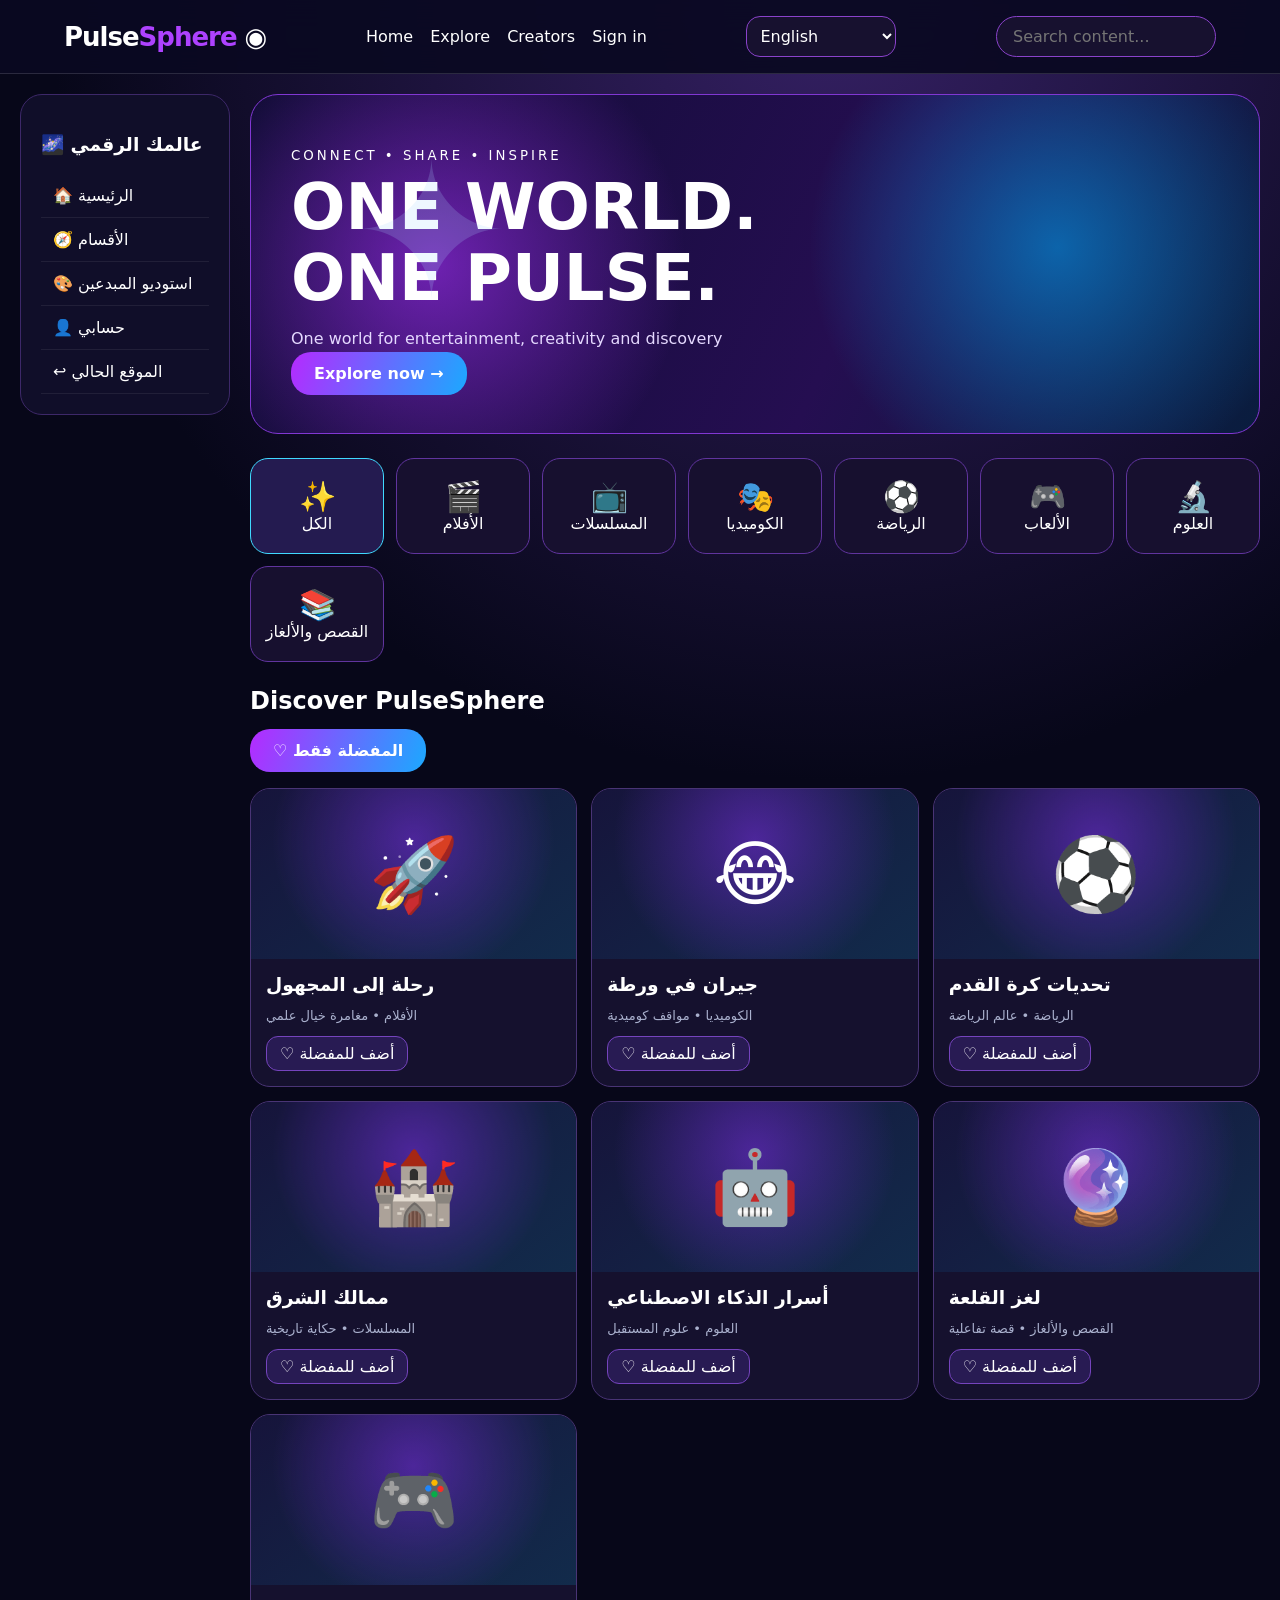
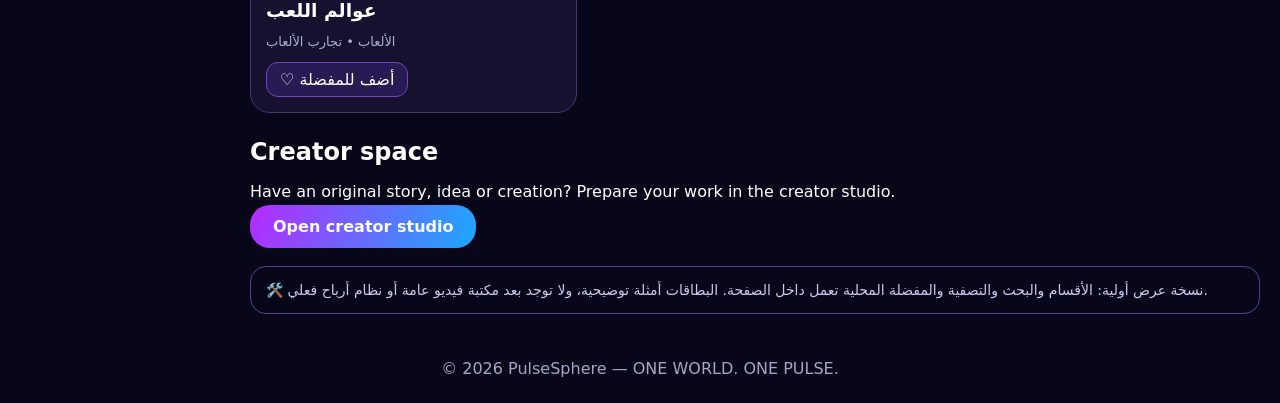
<file: entertainment-preview.html>
<!doctype html><html lang="ar" dir="rtl"><head><meta charset="utf-8"><meta name="viewport" content="width=device-width,initial-scale=1"><title>PulseSphere | عالم واحد نبض واحد</title><style>:root{color-scheme:dark;--bg:#070719;--card:#15112e;--violet:#ae42ff;--cyan:#39d9ff}*{box-sizing:border-box}body{margin:0;background:radial-gradient(circle at 65% 0,#352064 0,transparent 36%),var(--bg);color:white;font-family:system-ui,Tahoma,sans-serif}button,input,select{font:inherit}button{cursor:pointer}header{position:sticky;top:0;background:#0a0922ee;backdrop-filter:blur(15px);z-index:2;display:flex;gap:20px;align-items:center;justify-content:space-between;padding:16px 5%;border-bottom:1px solid #ffffff22}.logo{font-size:26px;font-weight:900;letter-spacing:-1px}.logo span{color:var(--violet)}nav{display:flex;gap:17px;flex-wrap:wrap}a{color:inherit;text-decoration:none}nav a:hover{color:var(--cyan)}.search{background:#17112f;border:1px solid #8a42cb;border-radius:30px;padding:10px 16px;color:white;width:220px}.layout{display:grid;grid-template-columns:210px minmax(0,1fr);gap:20px;max-width:1500px;margin:auto;padding:20px}.side{background:#100e29;border:1px solid #3d2869;border-radius:22px;padding:20px;height:max-content}.side a{display:block;padding:12px;border-bottom:1px solid #ffffff12}.side a:hover{color:var(--cyan)}.hero{min-height:340px;border:1px solid #8137d3;border-radius:28px;padding:40px;display:flex;align-items:center;position:relative;overflow:hidden;background:radial-gradient(circle at 18% 50%,#a92fff99,transparent 30%),radial-gradient(circle at 80% 45%,#00aaff88,transparent 30%),linear-gradient(115deg,#0e0c32,#250e51 60%,#091d3e)}.hero:after{content:"✦";position:absolute;left:10%;top:8%;font-size:190px;color:#a8d8ff33}.hero h1{font-size:clamp(38px,5vw,70px);margin:8px 0;line-height:1.1}.hero p{color:#e5d9ff}.hero small{letter-spacing:3px}.btn{border:0;border-radius:20px;padding:12px 23px;background:linear-gradient(110deg,#b52aff,#1ba9ff);color:white;font-weight:800}.categories{display:grid;grid-template-columns:repeat(7,minmax(0,1fr));gap:12px;margin:24px 0}.cat{background:#17102f;border:1px solid #60349e;border-radius:18px;padding:20px 6px;text-align:center;cursor:pointer}.cat b{font-size:30px;display:block}.cat:hover,.cat.active{border-color:#40d9ff;background:#241b50}h2{margin:25px 0 14px}.cards{display:grid;grid-template-columns:repeat(3,minmax(0,1fr));gap:14px}.card{border:1px solid #493475;border-radius:20px;overflow:hidden;background:var(--card)}.art{height:170px;display:grid;place-items:center;font-size:72px;background:radial-gradient(circle at 50% 30%,#8c30ff77,transparent 70%),linear-gradient(145deg,#16143b,#122b4b)}.meta{padding:15px}.meta h3{margin:0 0 5px}.meta p{color:#aab1ce;font-size:13px}.meta button{background:#281b53;border:1px solid #7544bd;color:white;border-radius:12px;padding:7px 13px}.empty{padding:25px;color:#bdb2d3}.status{margin-top:30px;border:1px solid #55408b;border-radius:16px;padding:15px;color:#d3c6ee;font-size:14px}footer{text-align:center;color:#a9a3c6;padding:25px}@media(max-width:900px){.layout{grid-template-columns:1fr}.side{display:none}.categories{grid-template-columns:repeat(4,1fr)}.cards{grid-template-columns:repeat(2,1fr)}nav{display:none}}@media(max-width:520px){header{flex-wrap:wrap}.search{width:100%}.categories{grid-template-columns:repeat(3,1fr)}.cards{grid-template-columns:1fr}.hero{padding:25px;min-height:290px}}</style></head><body><header><a href="index.html" class="logo">Pulse<span>Sphere</span> ◉</a><nav><a href="#discover">الرئيسية</a><a href="#categories">استكشف</a><a href="#creators">المبدعون</a><a href="login.html">تسجيل الدخول</a></nav><select id="language" aria-label="Language / اللغة" style="background:#17112f;color:white;border:1px solid #8a42cb;border-radius:14px;padding:9px;max-width:150px"><option value="ar">العربية</option><option value="en">English</option><option value="fr">Français</option><option value="es">Español</option><option value="de">Deutsch</option><option value="pl">Polski</option><option value="pt">Português</option><option value="it">Italiano</option><option value="tr">Türkçe</option><option value="zh">简体中文</option><option value="ja">日本語</option><option value="ko">한국어</option><option value="hi">हिन्दी</option><option value="id">Bahasa Indonesia</option><option value="ru">Русский</option></select><input class="search" id="search" aria-label="ابحث عن محتوى" placeholder="ابحث عن محتوى..."></header><div class="layout"><aside class="side"><h3>🌌 عالمك الرقمي</h3><a href="#discover">🏠 الرئيسية</a><a href="#categories">🧭 الأقسام</a><a href="creator-studio.html">🎨 استوديو المبدعين</a><a href="login.html">👤 حسابي</a><a href="index.html">↩ الموقع الحالي</a></aside><main><section class="hero"><div><small>CONNECT • SHARE • INSPIRE</small><h1>ONE WORLD.<br>ONE PULSE.</h1><p>عالم واحد للترفيه والإبداع والاكتشاف</p><a class="btn" href="#discover">اكتشف الآن ←</a></div></section><section id="categories" class="categories" aria-label="الأقسام"></section><section id="discover"><h2>✨ اكتشف عالم PulseSphere</h2><button id="favoritesFilter" class="btn" type="button" aria-pressed="false" style="margin-bottom:16px">♡ المفضلة فقط</button><div id="cards" class="cards"></div></section><section id="creators"><h2>👑 مساحة المبدعين</h2><p>هل لديك قصة أو فكرة أو عمل أصلي؟ نجهز مساحة لعرض إبداعاتك.</p><a class="btn" href="creator-studio.html">افتح استوديو المبدعين</a></section><div class="status">🛠️ نسخة عرض أولية: الأقسام والبحث والتصفية والمفضلة المحلية تعمل داخل الصفحة. البطاقات أمثلة توضيحية، ولا توجد بعد مكتبة فيديو عامة أو نظام أرباح فعلي.</div></main></div><footer>© 2026 PulseSphere — ONE WORLD. ONE PULSE.</footer><script>const cats=[['الكل','✨'],['الأفلام','🎬'],['المسلسلات','📺'],['الكوميديا','🎭'],['الرياضة','⚽'],['الألعاب','🎮'],['العلوم','🔬'],['القصص والألغاز','📚']];const items=[['رحلة إلى المجهول','الأفلام','🚀','مغامرة خيال علمي'],['جيران في ورطة','الكوميديا','😂','مواقف كوميدية'],['تحديات كرة القدم','الرياضة','⚽','عالم الرياضة'],['ممالك الشرق','المسلسلات','🏰','حكاية تاريخية'],['أسرار الذكاء الاصطناعي','العلوم','🤖','علوم المستقبل'],['لغز القلعة','القصص والألغاز','🔮','قصة تفاعلية'],['عوالم اللعب','الألعاب','🎮','تجارب الألعاب']];let current='الكل';let favoritesOnly=false;let favorites=[];try{const stored=JSON.parse(localStorage.getItem('pulsesphere_favorites_v1')||'[]');if(Array.isArray(stored))favorites=stored.filter(x=>typeof x==='string')}catch{}const catsEl=document.getElementById('categories'),cards=document.getElementById('cards'),search=document.getElementById('search');function render(){catsEl.replaceChildren();cats.forEach(([name,emoji])=>{const b=document.createElement('button');b.className='cat'+(current===name?' active':'');b.innerHTML='<b>'+emoji+'</b>';b.append(document.createTextNode(name));b.onclick=()=>{current=name;render()};catsEl.append(b)});cards.replaceChildren();const q=search.value.trim().toLowerCase();const visible=items.filter(x=>(current==='الكل'||x[1]===current)&&x.join(' ').toLowerCase().includes(q)&&(!favoritesOnly||favorites.includes(x[0])));if(!visible.length){const p=document.createElement('p');p.className='empty';p.textContent='لا توجد نتائج مطابقة';cards.append(p)}visible.forEach(([name,cat,emoji,desc])=>{const article=document.createElement('article');article.className='card';const art=document.createElement('div');art.className='art';art.textContent=emoji;const meta=document.createElement('div');meta.className='meta';const h=document.createElement('h3');h.textContent=name;const p=document.createElement('p');p.textContent=cat+' • '+desc;const b=document.createElement('button');b.textContent=favorites.includes(name)?'♥ إزالة من المفضلة':'♡ أضف للمفضلة';b.setAttribute('aria-pressed',String(favorites.includes(name)));b.onclick=()=>{favorites=favorites.includes(name)?favorites.filter(x=>x!==name):[...favorites,name];try{localStorage.setItem('pulsesphere_favorites_v1',JSON.stringify(favorites))}catch{}render()};meta.append(h,p,b);article.append(art,meta);cards.append(article)})}search.addEventListener('input',render);document.getElementById('favoritesFilter').addEventListener('click',function(){favoritesOnly=!favoritesOnly;this.setAttribute('aria-pressed',String(favoritesOnly));this.textContent=favoritesOnly?'♥ عرض الكل':'♡ المفضلة فقط';render()});render();;const i18n={"ar":["الرئيسية","استكشف","المبدعون","تسجيل الدخول","ابحث عن محتوى...","عالم واحد للترفيه والإبداع والاكتشاف","اكتشف الآن ←","اكتشف عالم PulseSphere","مساحة المبدعين","هل لديك قصة أو فكرة أو عمل أصلي؟ نجهز مساحة لعرض إبداعاتك.","افتح استوديو المبدعين"],"en":["Home","Explore","Creators","Sign in","Search content...","One world for entertainment, creativity and discovery","Explore now →","Discover PulseSphere","Creator space","Have an original story, idea or creation? Prepare your work in the creator studio.","Open creator studio"],"fr":["Accueil","Explorer","Créateurs","Connexion","Rechercher...","Un monde de divertissement, de créativité et de découverte","Découvrir →","Découvrir PulseSphere","Espace créateurs","Vous avez une histoire ou une idée originale ? Préparez votre création.","Ouvrir le studio"],"es":["Inicio","Explorar","Creadores","Iniciar sesión","Buscar contenido...","Un mundo de entretenimiento, creatividad y descubrimiento","Explorar →","Descubre PulseSphere","Espacio de creadores","¿Tienes una historia o idea original? Prepara tu creación.","Abrir estudio"],"de":["Startseite","Entdecken","Creator","Anmelden","Inhalte suchen...","Eine Welt voller Unterhaltung, Kreativität und Entdeckungen","Entdecken →","PulseSphere entdecken","Creator-Bereich","Hast du eine originelle Idee? Bereite dein Werk vor.","Studio öffnen"],"pl":["Strona główna","Odkrywaj","Twórcy","Zaloguj się","Szukaj treści...","Jeden świat rozrywki, kreatywności i odkryć","Odkrywaj →","Odkryj PulseSphere","Strefa twórców","Masz oryginalny pomysł? Przygotuj swoją pracę.","Otwórz studio"],"pt":["Início","Explorar","Criadores","Entrar","Pesquisar...","Um mundo de entretenimento, criatividade e descobertas","Explorar →","Descubra PulseSphere","Espaço dos criadores","Tem uma ideia original? Prepare seu trabalho.","Abrir estúdio"],"it":["Home","Esplora","Creator","Accedi","Cerca contenuti...","Un mondo di intrattenimento, creatività e scoperta","Esplora →","Scopri PulseSphere","Spazio creator","Hai un'idea originale? Prepara il tuo lavoro.","Apri lo studio"],"tr":["Ana sayfa","Keşfet","İçerik üreticileri","Giriş yap","İçerik ara...","Eğlence, yaratıcılık ve keşif dünyası","Keşfet →","PulseSphere'ü keşfet","Üretici alanı","Özgün bir fikrin mi var? Çalışmanı hazırla.","Stüdyoyu aç"],"zh":["首页","探索","创作者","登录","搜索内容...","娱乐、创意与探索的世界","立即探索 →","探索 PulseSphere","创作者空间","有原创想法吗？准备你的作品。","打开工作室"],"ja":["ホーム","探す","クリエイター","ログイン","コンテンツを検索...","エンタメと創造、発見の世界","今すぐ探索 →","PulseSphere を発見","クリエイター空間","オリジナルのアイデアがありますか？作品を準備しましょう。","スタジオを開く"],"ko":["홈","탐색","크리에이터","로그인","콘텐츠 검색...","엔터테인먼트와 창작, 발견의 세계","지금 탐색 →","PulseSphere 탐색","크리에이터 공간","독창적인 아이디어가 있나요? 작품을 준비하세요.","스튜디오 열기"],"hi":["होम","खोजें","रचनाकार","लॉग इन","सामग्री खोजें...","मनोरंजन, रचनात्मकता और खोज की दुनिया","अभी खोजें →","PulseSphere खोजें","रचनाकार स्थान","कोई मौलिक विचार है? अपना काम तैयार करें।","स्टूडियो खोलें"],"id":["Beranda","Jelajahi","Kreator","Masuk","Cari konten...","Dunia hiburan, kreativitas, dan penemuan","Jelajahi →","Jelajahi PulseSphere","Ruang kreator","Punya ide orisinal? Siapkan karyamu.","Buka studio"],"ru":["Главная","Обзор","Авторы","Войти","Поиск контента...","Мир развлечений, творчества и открытий","Исследовать →","Откройте PulseSphere","Пространство авторов","Есть оригинальная идея? Подготовьте свою работу.","Открыть студию"]};const langSelect=document.getElementById('language');const nodes=[...document.querySelectorAll('nav a'),search,document.querySelector('.hero p'),document.querySelector('.hero .btn'),document.querySelector('#discover h2'),document.querySelector('#creators h2'),document.querySelector('#creators p'),document.querySelector('#creators .btn')];function setLanguage(code){const t=i18n[code]||i18n.ar;document.documentElement.lang=code;document.documentElement.dir=code==='ar'?'rtl':'ltr';nodes.forEach((node,i)=>{if(i===4){node.placeholder=t[i]}else{node.textContent=t[i]}});langSelect.value=code;try{localStorage.setItem('pulsesphere_ui_language',code)}catch{}}langSelect.addEventListener('change',()=>setLanguage(langSelect.value));let saved='ar';try{saved=localStorage.getItem('pulsesphere_ui_language')||navigator.language.split('-')[0]}catch{}setLanguage(i18n[saved]?saved:'ar');</script></body></html>
</file>
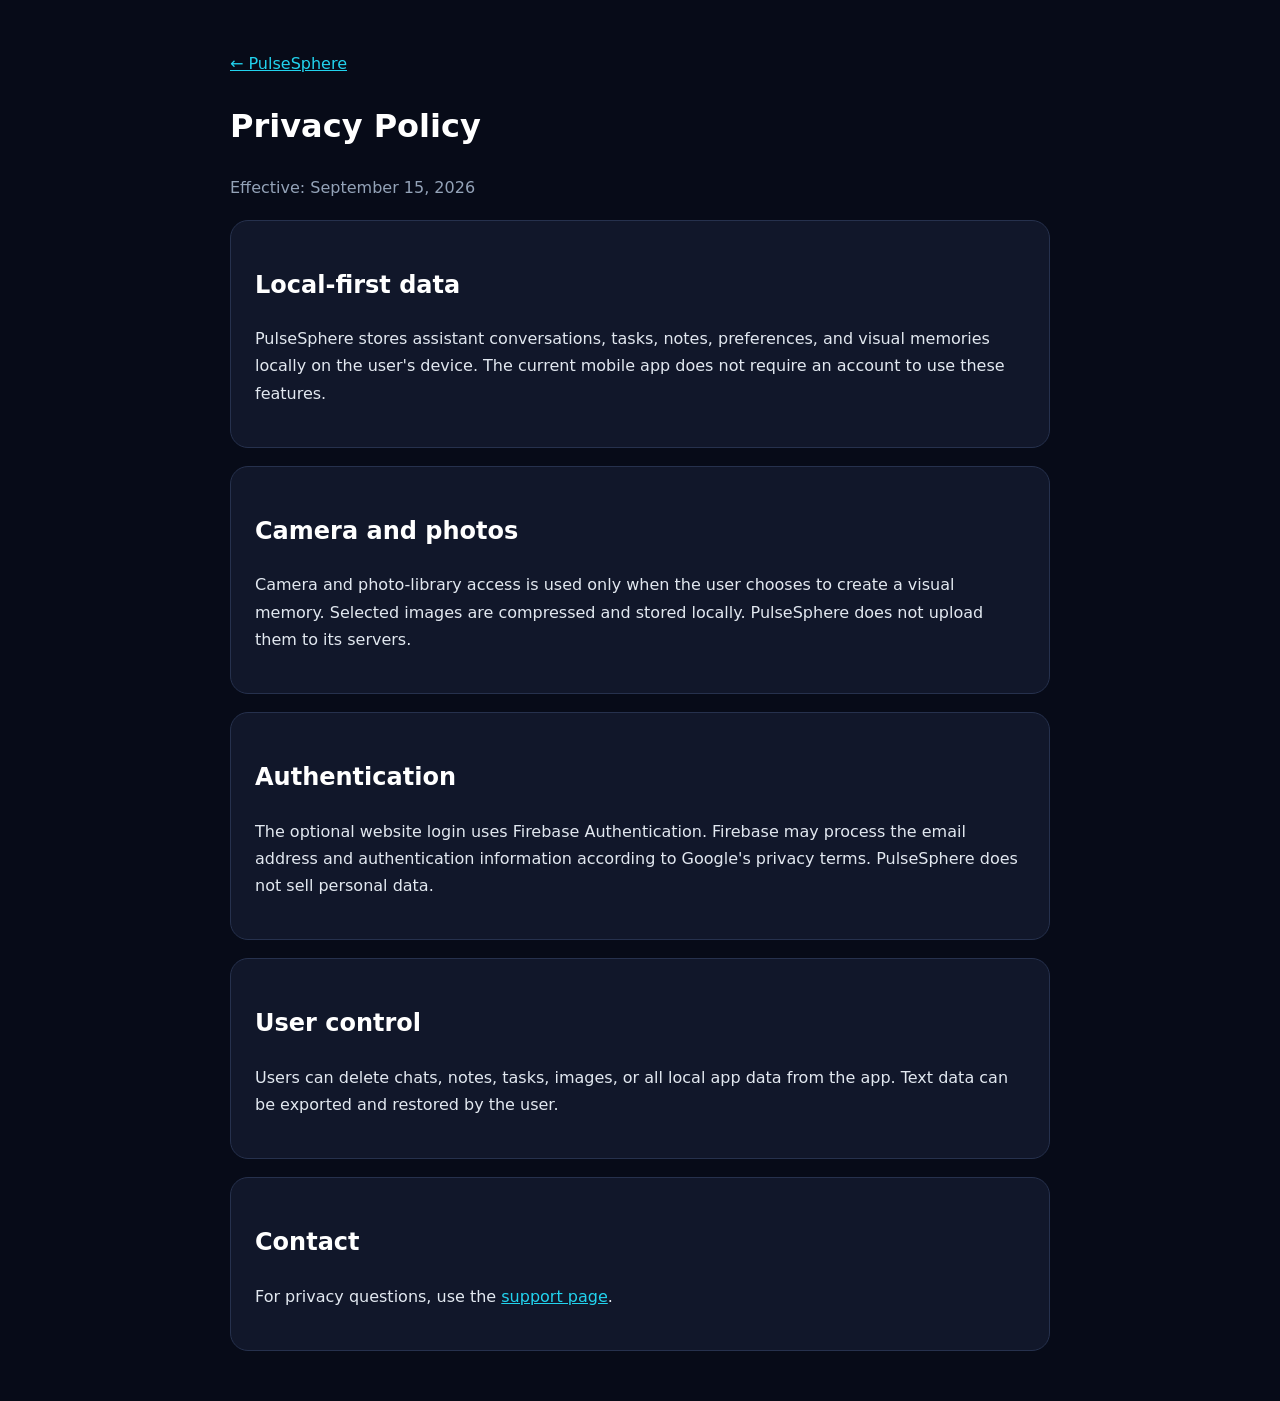
<file: privacy.html>
<!DOCTYPE html><html lang="en"><head><meta charset="utf-8"><meta name="viewport" content="width=device-width,initial-scale=1"><title>PulseSphere Privacy Policy</title><style>body{margin:0;background:#070b18;color:#e2e8f0;font:16px/1.7 system-ui}.page{width:min(820px,90%);margin:50px auto}a{color:#22d3ee}h1,h2{color:#fff}.card{background:#11172a;border:1px solid #26314d;border-radius:18px;padding:24px;margin:18px 0}.date{color:#94a3b8}</style></head><body><main class="page"><a href="index.html">← PulseSphere</a><h1>Privacy Policy</h1><p class="date">Effective: September 15, 2026</p><div class="card"><h2>Local-first data</h2><p>PulseSphere stores assistant conversations, tasks, notes, preferences, and visual memories locally on the user's device. The current mobile app does not require an account to use these features.</p></div><div class="card"><h2>Camera and photos</h2><p>Camera and photo-library access is used only when the user chooses to create a visual memory. Selected images are compressed and stored locally. PulseSphere does not upload them to its servers.</p></div><div class="card"><h2>Authentication</h2><p>The optional website login uses Firebase Authentication. Firebase may process the email address and authentication information according to Google's privacy terms. PulseSphere does not sell personal data.</p></div><div class="card"><h2>User control</h2><p>Users can delete chats, notes, tasks, images, or all local app data from the app. Text data can be exported and restored by the user.</p></div><div class="card"><h2>Contact</h2><p>For privacy questions, use the <a href="support.html">support page</a>.</p></div></main></body></html>
</file>
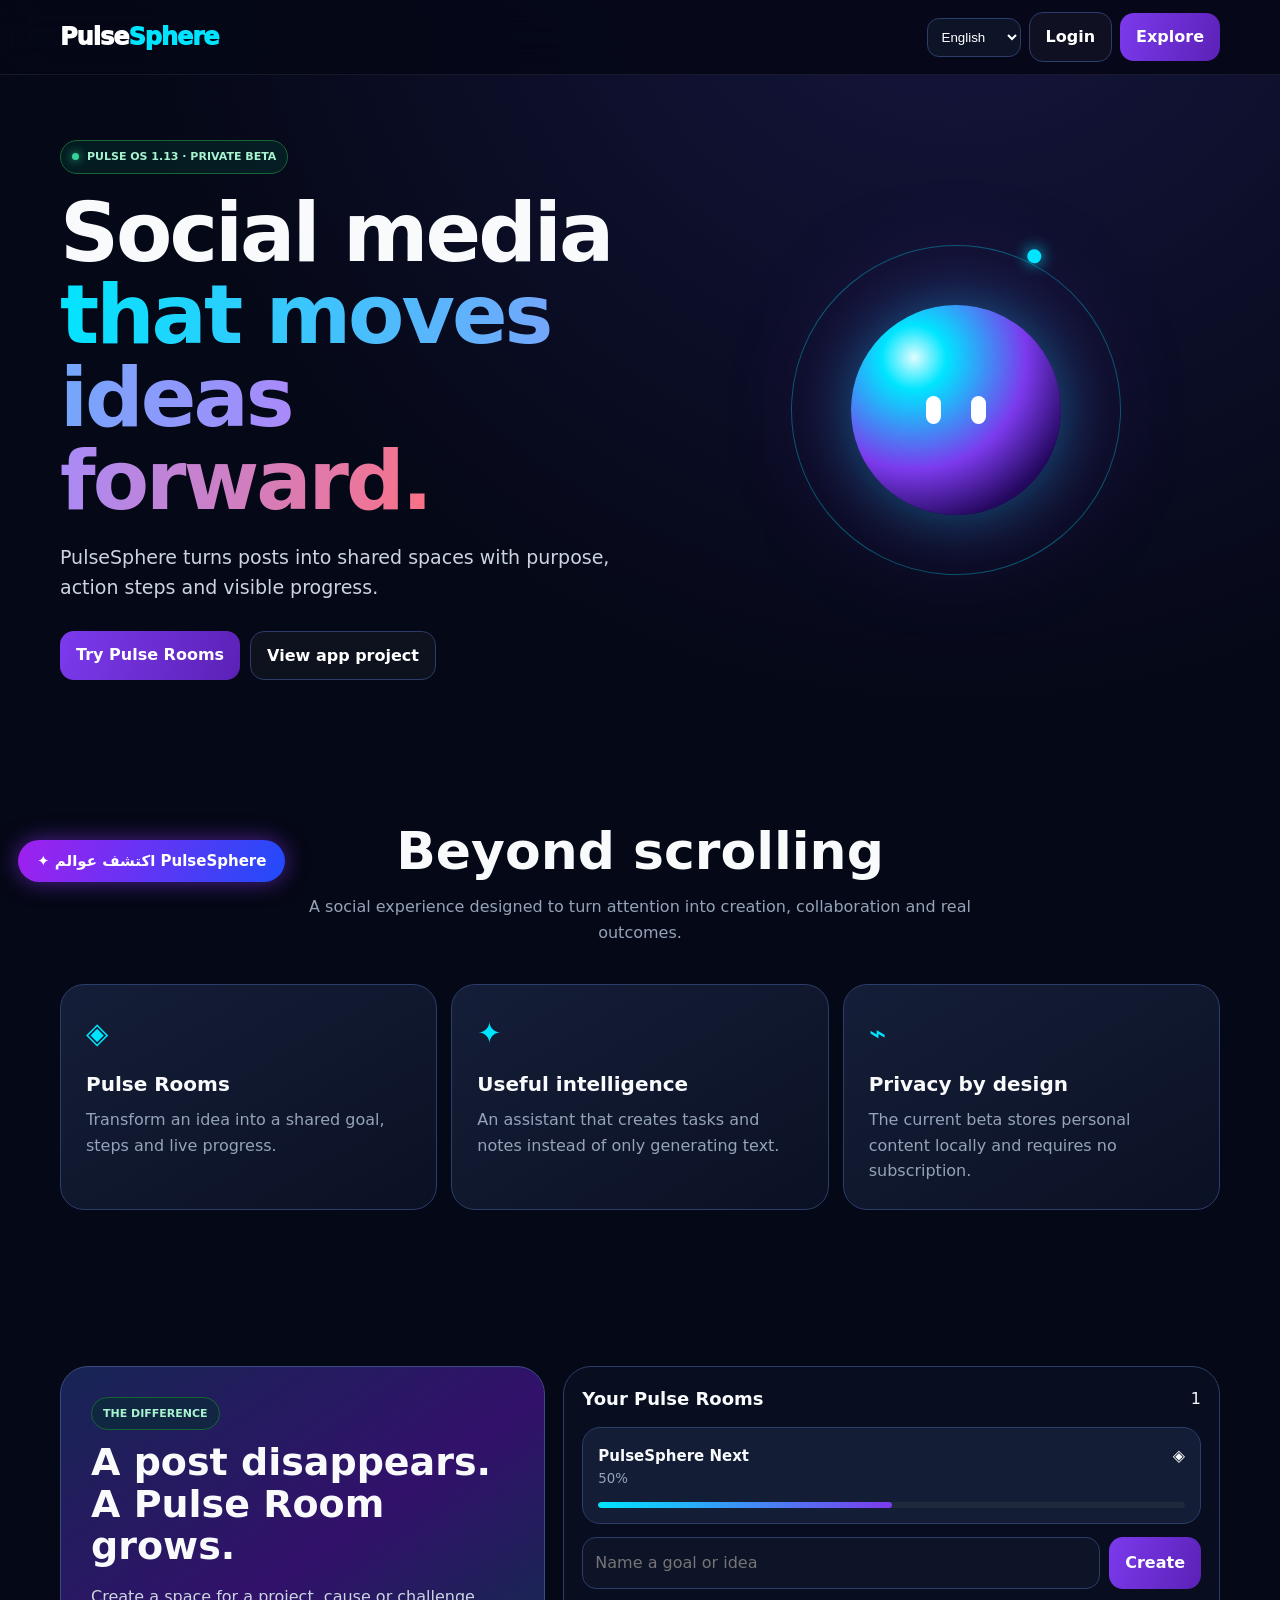
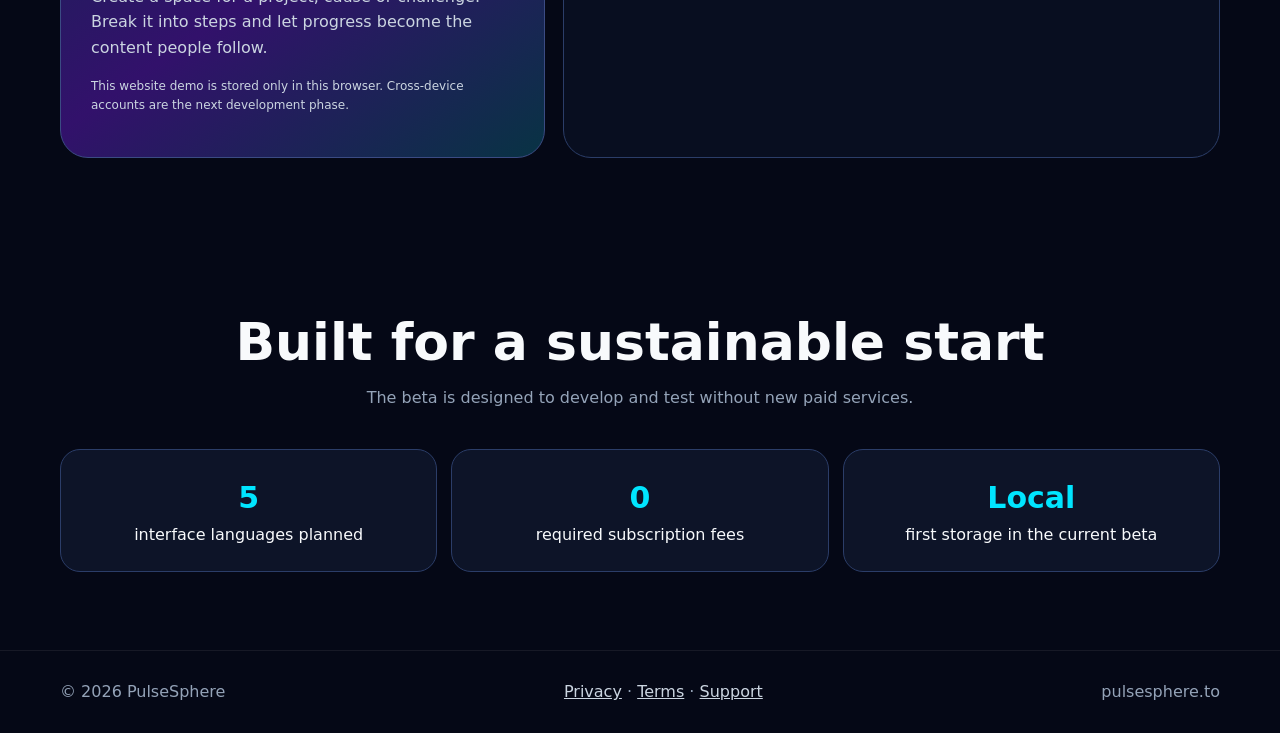
<file: rooms.html>
<!doctype html><html lang="en" dir="ltr"><head><meta charset="utf-8"><meta name="viewport" content="width=device-width,initial-scale=1"><meta name="theme-color" content="#050816"><meta name="description" content="PulseSphere turns social ideas into shared momentum through Pulse Rooms."><title>PulseSphere — Turn ideas into momentum</title><style>
:root{--bg:#050816;--panel:#0d1428;--panel2:#131d35;--line:#2b3d68;--text:#f8fafc;--muted:#94a3b8;--cyan:#00e5ff;--violet:#7c3aed;--green:#34d399}*{box-sizing:border-box}html{scroll-behavior:smooth}body{margin:0;background:radial-gradient(circle at 75% -5%,#312e8166,transparent 32%),var(--bg);color:var(--text);font:16px/1.6 Inter,system-ui,-apple-system,"Segoe UI",sans-serif}a,button,input{font:inherit}.wrap{width:min(1160px,92%);margin:auto}nav{position:sticky;top:0;z-index:20;background:#050816dd;backdrop-filter:blur(18px);border-bottom:1px solid #ffffff12}.nav{height:74px;display:flex;align-items:center;justify-content:space-between}.brand{color:white;text-decoration:none;font-size:24px;font-weight:950;letter-spacing:-1px}.brand span{color:var(--cyan)}.actions{display:flex;align-items:center;gap:8px}.btn{border:0;border-radius:14px;padding:11px 16px;background:linear-gradient(110deg,var(--violet),#5b21b6);color:white;font-weight:850;text-decoration:none;cursor:pointer}.ghost{background:#ffffff09;border:1px solid var(--line)}select{background:var(--panel);border:1px solid var(--line);color:white;padding:10px;border-radius:12px}.hero{min-height:670px;display:grid;grid-template-columns:1.05fr .95fr;gap:50px;align-items:center;padding:65px 0}.badge{display:inline-flex;align-items:center;gap:8px;color:#a7f3d0;background:#052e2b88;border:1px solid #166534;padding:7px 11px;border-radius:999px;font-size:11px;font-weight:900}.dot{width:7px;height:7px;border-radius:50%;background:var(--green);box-shadow:0 0 10px var(--green)}h1{font-size:clamp(46px,7vw,82px);line-height:1.01;letter-spacing:-3px;margin:18px 0}.grad{background:linear-gradient(100deg,var(--cyan),#a78bfa 65%,#fb7185);background-clip:text;color:transparent}.lead{color:#cbd5e1;font-size:19px;max-width:650px}.heroButtons{display:flex;gap:10px;flex-wrap:wrap;margin-top:28px}.visual{min-height:480px;position:relative;display:grid;place-items:center}.core{width:210px;height:210px;border-radius:50%;background:radial-gradient(circle at 30% 25%,#dffcff,var(--cyan) 15%,var(--violet) 52%,#24085e 78%);box-shadow:0 0 55px #00e5ff55,0 0 130px #7c3aed55;display:flex;align-items:center;justify-content:center;gap:30px;animation:float 4s ease-in-out infinite}.eye{width:15px;height:28px;background:white;border-radius:15px}.orbit{position:absolute;width:330px;height:330px;border:1px solid #00e5ff55;border-radius:50%;transform:rotate(-18deg)}.orbit:after{content:"";position:absolute;right:35px;top:35px;width:14px;height:14px;border-radius:50%;background:var(--cyan);box-shadow:0 0 15px var(--cyan)}@keyframes float{50%{transform:translateY(-14px)}}section{padding:78px 0}.title{text-align:center;font-size:clamp(32px,5vw,52px);line-height:1.1;margin:0}.sub{text-align:center;color:var(--muted);max-width:720px;margin:14px auto 38px}.grid{display:grid;grid-template-columns:repeat(3,1fr);gap:14px}.card{background:linear-gradient(150deg,#151e38,#0b1124);border:1px solid var(--line);border-radius:24px;padding:25px}.icon{font-size:29px;color:var(--cyan)}.card h3{font-size:20px;margin:12px 0 7px}.card p{color:var(--muted);margin:0}.rooms{display:grid;grid-template-columns:.85fr 1.15fr;gap:18px}.roomInfo{background:linear-gradient(145deg,#172554,#32116b,#083344);border:1px solid #3b4b83;border-radius:28px;padding:30px}.roomInfo h2{font-size:38px;line-height:1.1;margin:12px 0}.roomInfo p{color:#cbd5e1}.demo{background:#080e20;border:1px solid var(--line);border-radius:28px;padding:18px}.demoHead{display:flex;align-items:center;justify-content:space-between;margin-bottom:13px}.demoHead b{font-size:18px}.roomList{display:grid;gap:10px}.room{background:var(--panel2);border:1px solid var(--line);border-radius:18px;padding:15px;cursor:pointer}.roomTop{display:flex;justify-content:space-between;gap:12px}.room strong{font-size:15px}.room small{color:var(--muted);display:block}.track{height:6px;background:#1e293b;border-radius:5px;overflow:hidden;margin-top:13px}.fill{height:100%;background:linear-gradient(90deg,var(--cyan),var(--violet));border-radius:5px}.newRoom{display:grid;grid-template-columns:1fr auto;gap:9px;margin-top:13px}.newRoom input{min-width:0;background:var(--panel);border:1px solid var(--line);border-radius:14px;color:white;padding:12px;outline:none}.trust{display:grid;grid-template-columns:repeat(3,1fr);gap:14px}.metric{text-align:center;background:var(--panel);border:1px solid var(--line);border-radius:20px;padding:24px}.metric b{display:block;font-size:30px;color:var(--cyan)}footer{border-top:1px solid #ffffff12;padding:28px 0;color:var(--muted)}.foot{display:flex;justify-content:space-between;gap:18px;flex-wrap:wrap}.foot a{color:#cbd5e1}.notice{font-size:12px;color:var(--muted);margin-top:16px}
@media(max-width:820px){.hero,.rooms{grid-template-columns:1fr}.hero{text-align:center;padding-top:42px}.lead{margin:auto}.heroButtons{justify-content:center}.visual{min-height:330px}.core{width:170px;height:170px}.orbit{width:260px;height:260px}.grid,.trust{grid-template-columns:1fr}.navLogin{display:none}h1{letter-spacing:-2px}}@media(prefers-reduced-motion:reduce){*{scroll-behavior:auto}.core{animation:none}}
</style></head><body><nav><div class="wrap nav"><a class="brand" href="#">Pulse<span>Sphere</span></a><div class="actions"><select id="lang" aria-label="Language"><option value="ar">العربية</option><option value="en">English</option><option value="fr">Français</option><option value="de">Deutsch</option><option value="pl">Polski</option></select><a class="btn ghost navLogin" href="login.html" data-k="login">Login</a><a class="btn" href="#rooms" data-k="start">Explore</a></div></div></nav>
<main><header class="wrap hero"><div><div class="badge"><i class="dot"></i><span data-k="badge">PULSE OS 1.13 · PRIVATE BETA</span></div><h1><span data-k="hero1">Social media</span><br><span class="grad" data-k="hero2">that moves ideas forward.</span></h1><p class="lead" data-k="lead">PulseSphere turns posts into shared spaces with purpose, action steps and visible progress.</p><div class="heroButtons"><a class="btn" href="#rooms" data-k="try">Try Pulse Rooms</a><a class="btn ghost" href="https://github.com/PulseSphereOfficial/PulseSphere" data-k="app">View app project</a></div></div><div class="visual"><div class="orbit"></div><div class="core"><i class="eye"></i><i class="eye"></i></div></div></header>
<section><div class="wrap"><h2 class="title" data-k="different">Beyond scrolling</h2><p class="sub" data-k="differentSub">A social experience designed to turn attention into creation, collaboration and real outcomes.</p><div class="grid"><article class="card"><span class="icon">◈</span><h3 data-k="f1">Pulse Rooms</h3><p data-k="f1p">Transform an idea into a shared goal, steps and live progress.</p></article><article class="card"><span class="icon">✦</span><h3 data-k="f2">Useful intelligence</h3><p data-k="f2p">An assistant that creates tasks and notes instead of only generating text.</p></article><article class="card"><span class="icon">⌁</span><h3 data-k="f3">Privacy by design</h3><p data-k="f3p">The current beta stores personal content locally and requires no subscription.</p></article></div></div></section>
<section id="rooms"><div class="wrap rooms"><div class="roomInfo"><span class="badge" data-k="roomBadge">THE DIFFERENCE</span><h2 data-k="roomTitle">A post disappears. A Pulse Room grows.</h2><p data-k="roomText">Create a space for a project, cause or challenge. Break it into steps and let progress become the content people follow.</p><p class="notice" data-k="demoNotice">This website demo is stored only in this browser. Cross-device accounts are the next development phase.</p></div><div class="demo"><div class="demoHead"><b data-k="yourRooms">Your Pulse Rooms</b><span id="count">1</span></div><div class="roomList" id="roomList"></div><form class="newRoom" id="roomForm"><input id="roomName" maxlength="60" data-k-placeholder="placeholder" placeholder="Name a goal or idea"><button class="btn" data-k="create">Create</button></form></div></div></section>
<section><div class="wrap"><h2 class="title" data-k="foundation">Built for a sustainable start</h2><p class="sub" data-k="foundationSub">The beta is designed to develop and test without new paid services.</p><div class="trust"><div class="metric"><b>5</b><span data-k="languages">interface languages planned</span></div><div class="metric"><b>0</b><span data-k="fees">required subscription fees</span></div><div class="metric"><b>Local</b><span data-k="storage">first storage in the current beta</span></div></div></div></section></main>
<footer><div class="wrap foot"><span>© 2026 PulseSphere</span><span><a href="privacy.html">Privacy</a> · <a href="terms.html">Terms</a> · <a href="support.html">Support</a></span><span>pulsesphere.to</span></div></footer>
<script>
const T={en:{login:'Login',start:'Explore',badge:'PULSE OS 1.13 · PRIVATE BETA',hero1:'Social media',hero2:'that moves ideas forward.',lead:'PulseSphere turns posts into shared spaces with purpose, action steps and visible progress.',try:'Try Pulse Rooms',app:'View app project',different:'Beyond scrolling',differentSub:'A social experience designed to turn attention into creation, collaboration and real outcomes.',f1:'Pulse Rooms',f1p:'Transform an idea into a shared goal, steps and live progress.',f2:'Useful intelligence',f2p:'An assistant that creates tasks and notes instead of only generating text.',f3:'Privacy by design',f3p:'The current beta stores personal content locally and requires no subscription.',roomBadge:'THE DIFFERENCE',roomTitle:'A post disappears. A Pulse Room grows.',roomText:'Create a space for a project, cause or challenge. Break it into steps and let progress become the content people follow.',demoNotice:'This website demo is stored only in this browser. Cross-device accounts are the next development phase.',yourRooms:'Your Pulse Rooms',placeholder:'Name a goal or idea',create:'Create',foundation:'Built for a sustainable start',foundationSub:'The beta is designed to develop and test without new paid services.',languages:'interface languages planned',fees:'required subscription fees',storage:'first storage in the current beta'},ar:{login:'دخول',start:'استكشف',badge:'PULSE OS 1.13 · نسخة تجريبية خاصة',hero1:'تواصل اجتماعي',hero2:'يدفع الأفكار إلى الأمام.',lead:'PulseSphere يحول المنشورات إلى مساحات مشتركة لها هدف وخطوات وتقدّم ظاهر.',try:'جرّب مساحات النبض',app:'مشروع التطبيق',different:'ما بعد التمرير',differentSub:'تجربة اجتماعية تحول الانتباه إلى إبداع وتعاون ونتائج حقيقية.',f1:'مساحات النبض',f1p:'حوّل الفكرة إلى هدف مشترك وخطوات وتقدم حي.',f2:'ذكاء مفيد',f2p:'مساعد ينشئ المهام والملاحظات بدل الاكتفاء بإنتاج النص.',f3:'خصوصية من الأساس',f3p:'النسخة الحالية تحفظ المحتوى الشخصي محليًا ولا تتطلب اشتراكًا.',roomBadge:'الاختلاف الحقيقي',roomTitle:'المنشور يختفي، لكن مساحة النبض تنمو.',roomText:'أنشئ مساحة لمشروع أو قضية أو تحدٍ، قسّمها إلى خطوات واجعل التقدّم محتوى يتابعه الناس.',demoNotice:'هذه التجربة محفوظة داخل هذا المتصفح فقط. الحسابات بين الأجهزة هي مرحلة التطوير التالية.',yourRooms:'مساحاتك',placeholder:'اكتب هدفًا أو فكرة',create:'إنشاء',foundation:'بداية قابلة للاستمرار',foundationSub:'صُممت النسخة التجريبية للتطوير والاختبار دون خدمات مدفوعة جديدة.',languages:'لغات واجهة مخطط لها',fees:'رسوم اشتراك إجبارية',storage:'تخزين أولي في النسخة الحالية'},fr:{login:'Connexion',start:'Explorer',badge:'PULSE OS 1.13 · BÊTA PRIVÉE',hero1:'Un réseau social',hero2:'qui fait avancer les idées.',lead:'PulseSphere transforme les publications en espaces partagés avec un objectif, des étapes et une progression visible.',try:'Essayer Pulse Rooms',app:"Voir le projet de l’app",different:'Au-delà du défilement',differentSub:'Une expérience sociale qui transforme l’attention en création, collaboration et résultats.',f1:'Pulse Rooms',f1p:'Transformez une idée en objectif partagé avec étapes et progression.',f2:'Intelligence utile',f2p:'Un assistant qui crée des tâches et des notes, pas seulement du texte.',f3:'Confidentialité intégrée',f3p:'La bêta actuelle stocke les données personnelles localement et sans abonnement.',roomBadge:'LA DIFFÉRENCE',roomTitle:'Une publication disparaît. Une Pulse Room grandit.',roomText:'Créez un espace pour un projet, une cause ou un défi, puis avancez étape par étape.',demoNotice:'Cette démo reste dans ce navigateur. Les comptes multi-appareils sont la prochaine étape.',yourRooms:'Vos Pulse Rooms',placeholder:'Nommez un objectif ou une idée',create:'Créer',foundation:'Conçu pour démarrer durablement',foundationSub:'La bêta est conçue pour être testée sans nouveaux services payants.',languages:"langues d’interface prévues",fees:"frais d’abonnement obligatoires",storage:'stockage local dans la bêta'},de:{login:'Anmelden',start:'Entdecken',badge:'PULSE OS 1.13 · PRIVATE BETA',hero1:'Soziale Medien,',hero2:'die Ideen voranbringen.',lead:'PulseSphere verwandelt Beiträge in gemeinsame Räume mit Ziel, Schritten und sichtbarem Fortschritt.',try:'Pulse Rooms testen',app:'App-Projekt ansehen',different:'Mehr als Scrollen',differentSub:'Eine soziale Erfahrung für Kreativität, Zusammenarbeit und echte Ergebnisse.',f1:'Pulse Rooms',f1p:'Verwandle eine Idee in ein gemeinsames Ziel mit Schritten und Fortschritt.',f2:'Nützliche Intelligenz',f2p:'Ein Assistent, der Aufgaben und Notizen erstellt, statt nur Text.',f3:'Datenschutz im Design',f3p:'Die aktuelle Beta speichert persönliche Inhalte lokal und ohne Abo.',roomBadge:'DER UNTERSCHIED',roomTitle:'Ein Beitrag verschwindet. Ein Pulse Room wächst.',roomText:'Erstelle einen Raum für ein Projekt, eine Sache oder eine Herausforderung.',demoNotice:'Diese Demo bleibt in diesem Browser. Geräteübergreifende Konten folgen als Nächstes.',yourRooms:'Deine Pulse Rooms',placeholder:'Ziel oder Idee benennen',create:'Erstellen',foundation:'Für einen nachhaltigen Start',foundationSub:'Die Beta kann ohne neue kostenpflichtige Dienste getestet werden.',languages:'geplante Oberflächensprachen',fees:'erforderliche Abogebühren',storage:'lokale Speicherung in der Beta'},pl:{login:'Logowanie',start:'Odkrywaj',badge:'PULSE OS 1.13 · PRYWATNA BETA',hero1:'Media społecznościowe,',hero2:'które rozwijają pomysły.',lead:'PulseSphere zmienia posty we wspólne przestrzenie z celem, krokami i widocznym postępem.',try:'Wypróbuj Pulse Rooms',app:'Zobacz projekt aplikacji',different:'Więcej niż przewijanie',differentSub:'Społeczność nastawiona na tworzenie, współpracę i realne rezultaty.',f1:'Pulse Rooms',f1p:'Zmień pomysł we wspólny cel, kroki i widoczny postęp.',f2:'Użyteczna inteligencja',f2p:'Asystent tworzący zadania i notatki, nie tylko tekst.',f3:'Prywatność od początku',f3p:'Obecna beta przechowuje dane lokalnie i nie wymaga subskrypcji.',roomBadge:'RÓŻNICA',roomTitle:'Post znika. Pulse Room rośnie.',roomText:'Utwórz przestrzeń dla projektu, sprawy lub wyzwania i realizuj kolejne kroki.',demoNotice:'Ta wersja demo pozostaje w tej przeglądarce. Konta między urządzeniami to następny etap.',yourRooms:'Twoje Pulse Rooms',placeholder:'Nazwij cel lub pomysł',create:'Utwórz',foundation:'Zbudowane na trwały start',foundationSub:'Wersję beta można rozwijać i testować bez nowych płatnych usług.',languages:'planowanych języków interfejsu',fees:'wymaganych opłat abonamentowych',storage:'lokalne przechowywanie w becie'}};
const $=s=>document.querySelector(s),lang=$('#lang');let current=localStorage.getItem('ps-site-lang')||((navigator.language||'en').slice(0,2));if(!T[current])current='en';lang.value=current;function apply(){document.documentElement.lang=current;document.documentElement.dir=current==='ar'?'rtl':'ltr';document.querySelectorAll('[data-k]').forEach(e=>e.textContent=T[current][e.dataset.k]);document.querySelectorAll('[data-k-placeholder]').forEach(e=>e.placeholder=T[current][e.dataset.kPlaceholder]);localStorage.setItem('ps-site-lang',current)}lang.onchange=()=>{current=lang.value;apply()};apply();
let rooms=JSON.parse(localStorage.getItem('ps-web-rooms')||'[{"name":"PulseSphere Next","progress":50}]');function draw(){const box=$('#roomList');box.innerHTML='';rooms.forEach((r,i)=>{const el=document.createElement('div');el.className='room';el.innerHTML=`<div class="roomTop"><div><strong></strong><small>${r.progress}%</small></div><b>◈</b></div><div class="track"><div class="fill" style="width:${r.progress}%"></div></div>`;el.querySelector('strong').textContent=r.name;el.onclick=()=>{r.progress=Math.min(100,r.progress+10);save()};box.appendChild(el)});$('#count').textContent=rooms.length}function save(){localStorage.setItem('ps-web-rooms',JSON.stringify(rooms));draw()}draw();$('#roomForm').onsubmit=e=>{e.preventDefault();const input=$('#roomName'),name=input.value.trim();if(!name)return;rooms.unshift({name,progress:0});input.value='';save()};
</script><a href="discover.html" aria-label="اكتشف عوالم PulseSphere" style="position:fixed;bottom:18px;left:18px;z-index:60;padding:12px 19px;border-radius:999px;color:white;background:linear-gradient(110deg,#a020ef,#214bfa);box-shadow:0 0 22px #8d36ff88;text-decoration:none;font:700 15px system-ui,sans-serif">✦ اكتشف عوالم PulseSphere</a></body></html>
</file>
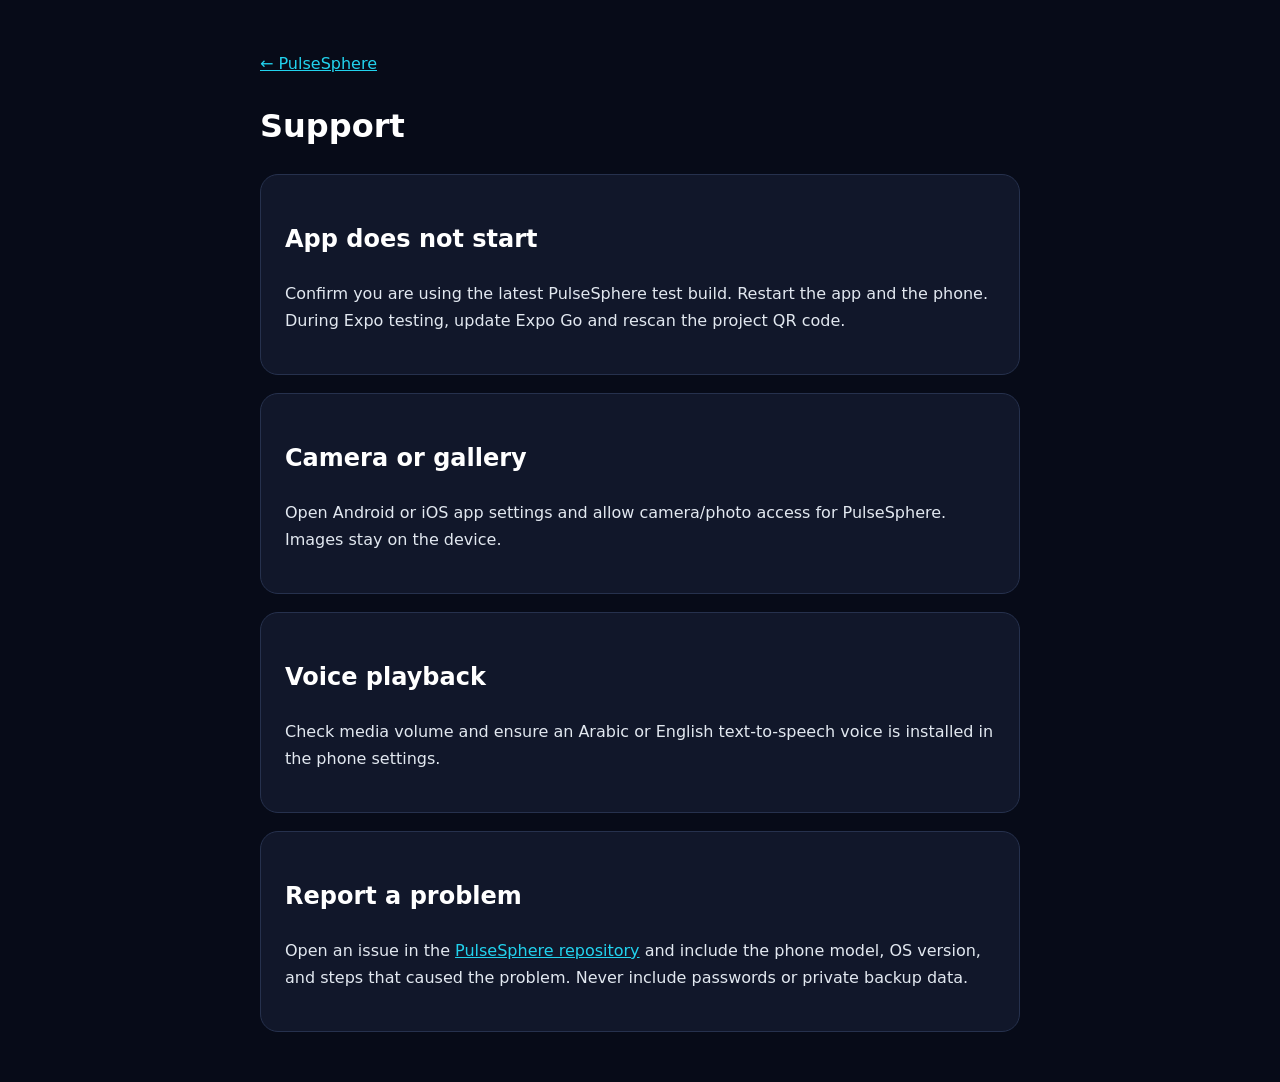
<file: support.html>
<!DOCTYPE html><html lang="en"><head><meta charset="utf-8"><meta name="viewport" content="width=device-width,initial-scale=1"><title>PulseSphere Support</title><style>body{margin:0;background:#070b18;color:#e2e8f0;font:16px/1.7 system-ui}.page{width:min(760px,90%);margin:50px auto}a{color:#22d3ee}h1,h2{color:#fff}.card{background:#11172a;border:1px solid #26314d;border-radius:18px;padding:24px;margin:18px 0}code{color:#a5f3fc}</style></head><body><main class="page"><a href="index.html">← PulseSphere</a><h1>Support</h1><div class="card"><h2>App does not start</h2><p>Confirm you are using the latest PulseSphere test build. Restart the app and the phone. During Expo testing, update Expo Go and rescan the project QR code.</p></div><div class="card"><h2>Camera or gallery</h2><p>Open Android or iOS app settings and allow camera/photo access for PulseSphere. Images stay on the device.</p></div><div class="card"><h2>Voice playback</h2><p>Check media volume and ensure an Arabic or English text-to-speech voice is installed in the phone settings.</p></div><div class="card"><h2>Report a problem</h2><p>Open an issue in the <a href="https://github.com/PulseSphereOfficial/PulseSphere/issues">PulseSphere repository</a> and include the phone model, OS version, and steps that caused the problem. Never include passwords or private backup data.</p></div></main></body></html>
</file>
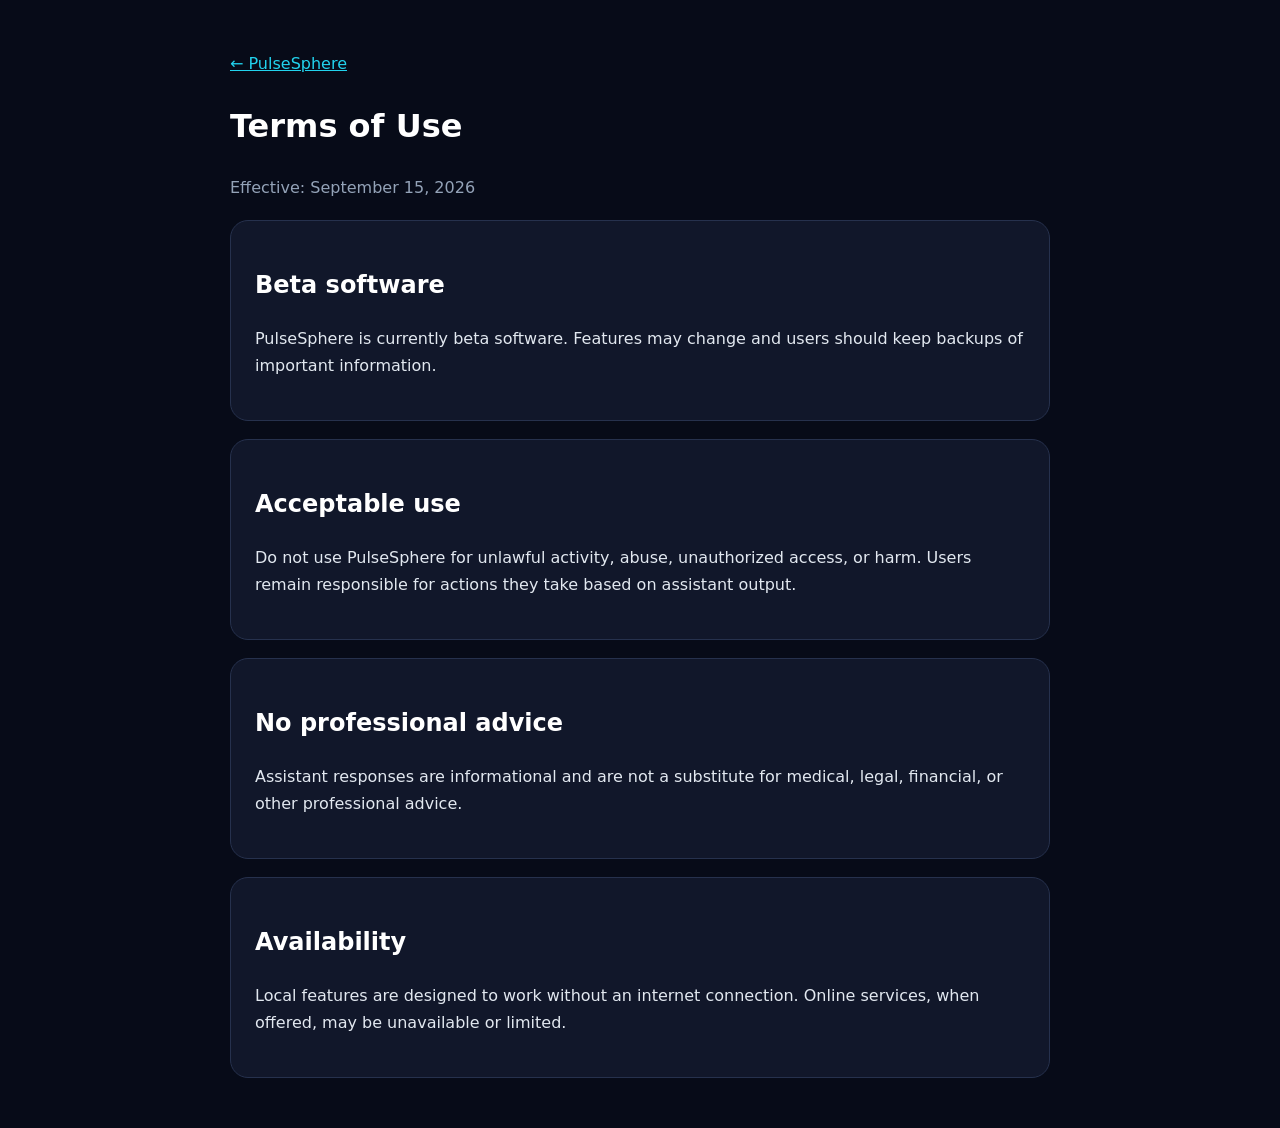
<file: terms.html>
<!DOCTYPE html><html lang="en"><head><meta charset="utf-8"><meta name="viewport" content="width=device-width,initial-scale=1"><title>PulseSphere Terms</title><style>body{margin:0;background:#070b18;color:#e2e8f0;font:16px/1.7 system-ui}.page{width:min(820px,90%);margin:50px auto}a{color:#22d3ee}h1,h2{color:#fff}.card{background:#11172a;border:1px solid #26314d;border-radius:18px;padding:24px;margin:18px 0}.date{color:#94a3b8}</style></head><body><main class="page"><a href="index.html">← PulseSphere</a><h1>Terms of Use</h1><p class="date">Effective: September 15, 2026</p><div class="card"><h2>Beta software</h2><p>PulseSphere is currently beta software. Features may change and users should keep backups of important information.</p></div><div class="card"><h2>Acceptable use</h2><p>Do not use PulseSphere for unlawful activity, abuse, unauthorized access, or harm. Users remain responsible for actions they take based on assistant output.</p></div><div class="card"><h2>No professional advice</h2><p>Assistant responses are informational and are not a substitute for medical, legal, financial, or other professional advice.</p></div><div class="card"><h2>Availability</h2><p>Local features are designed to work without an internet connection. Online services, when offered, may be unavailable or limited.</p></div></main></body></html>
</file>
